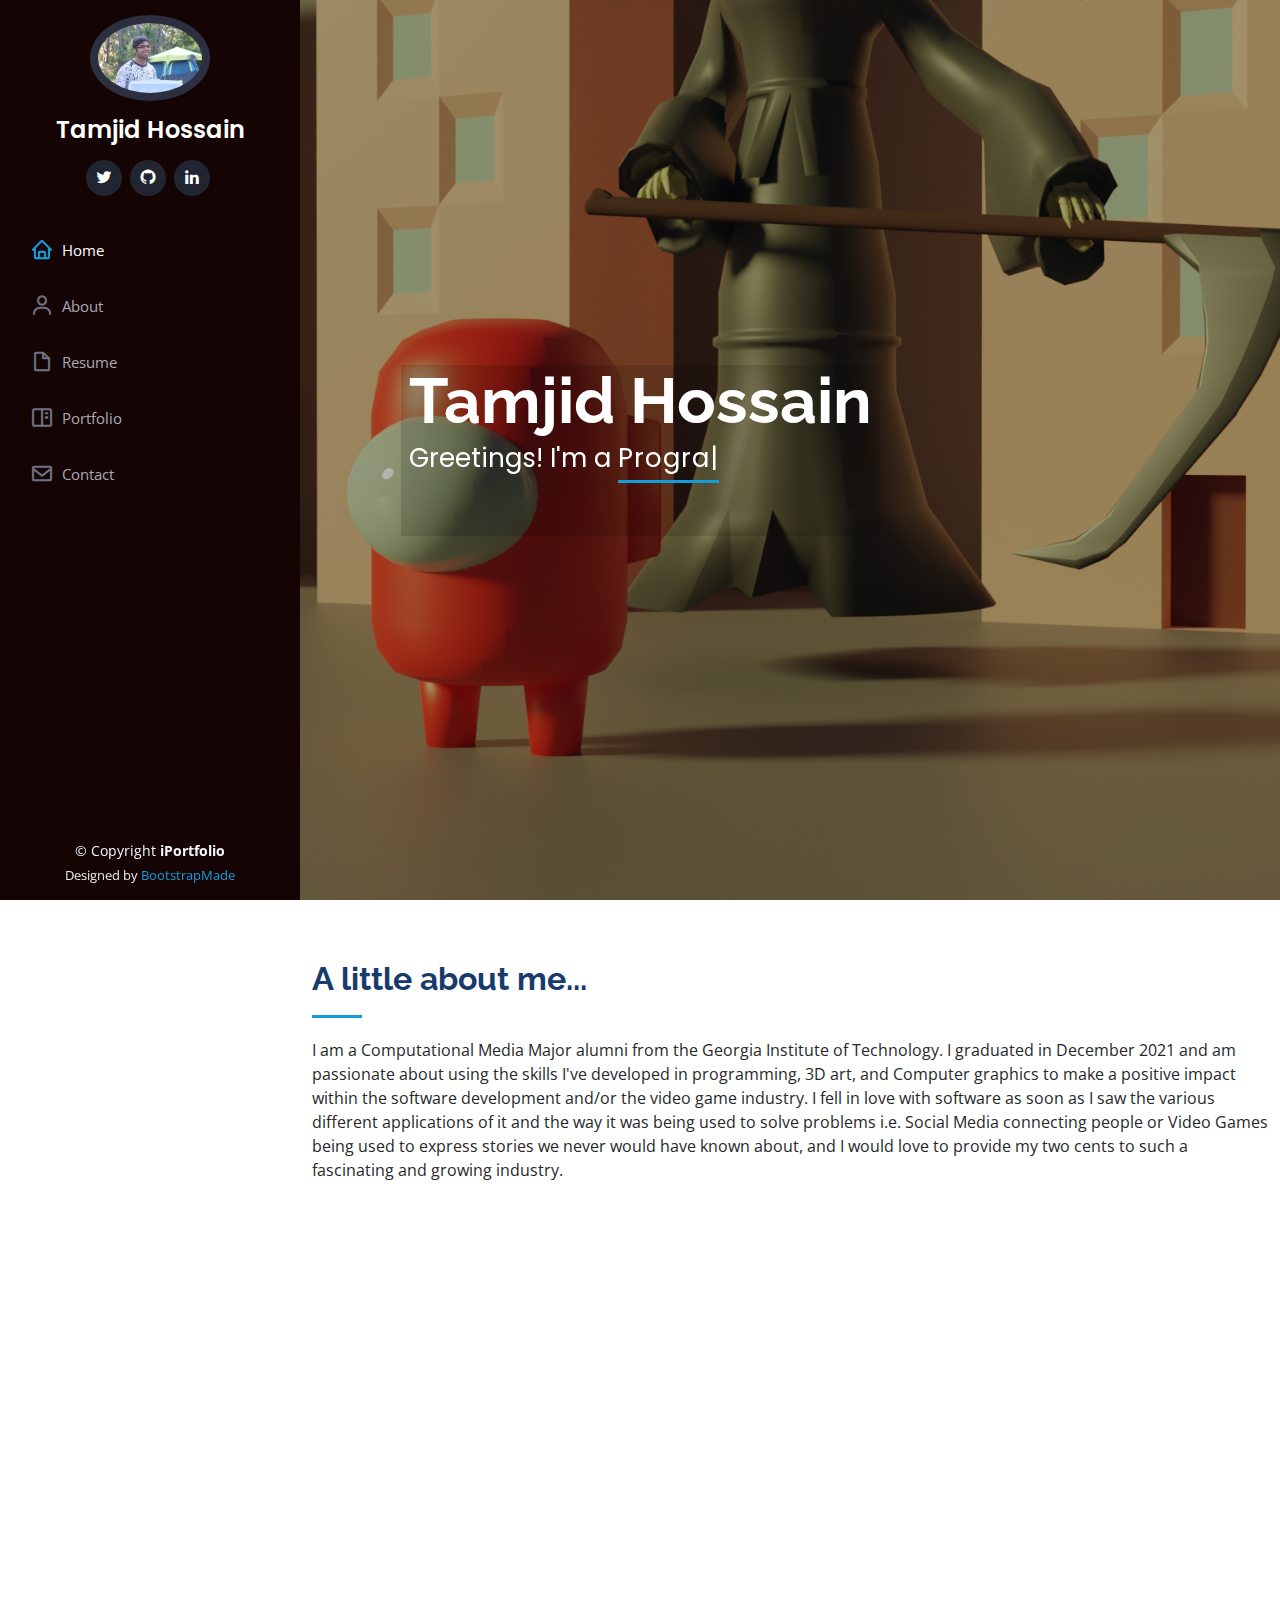
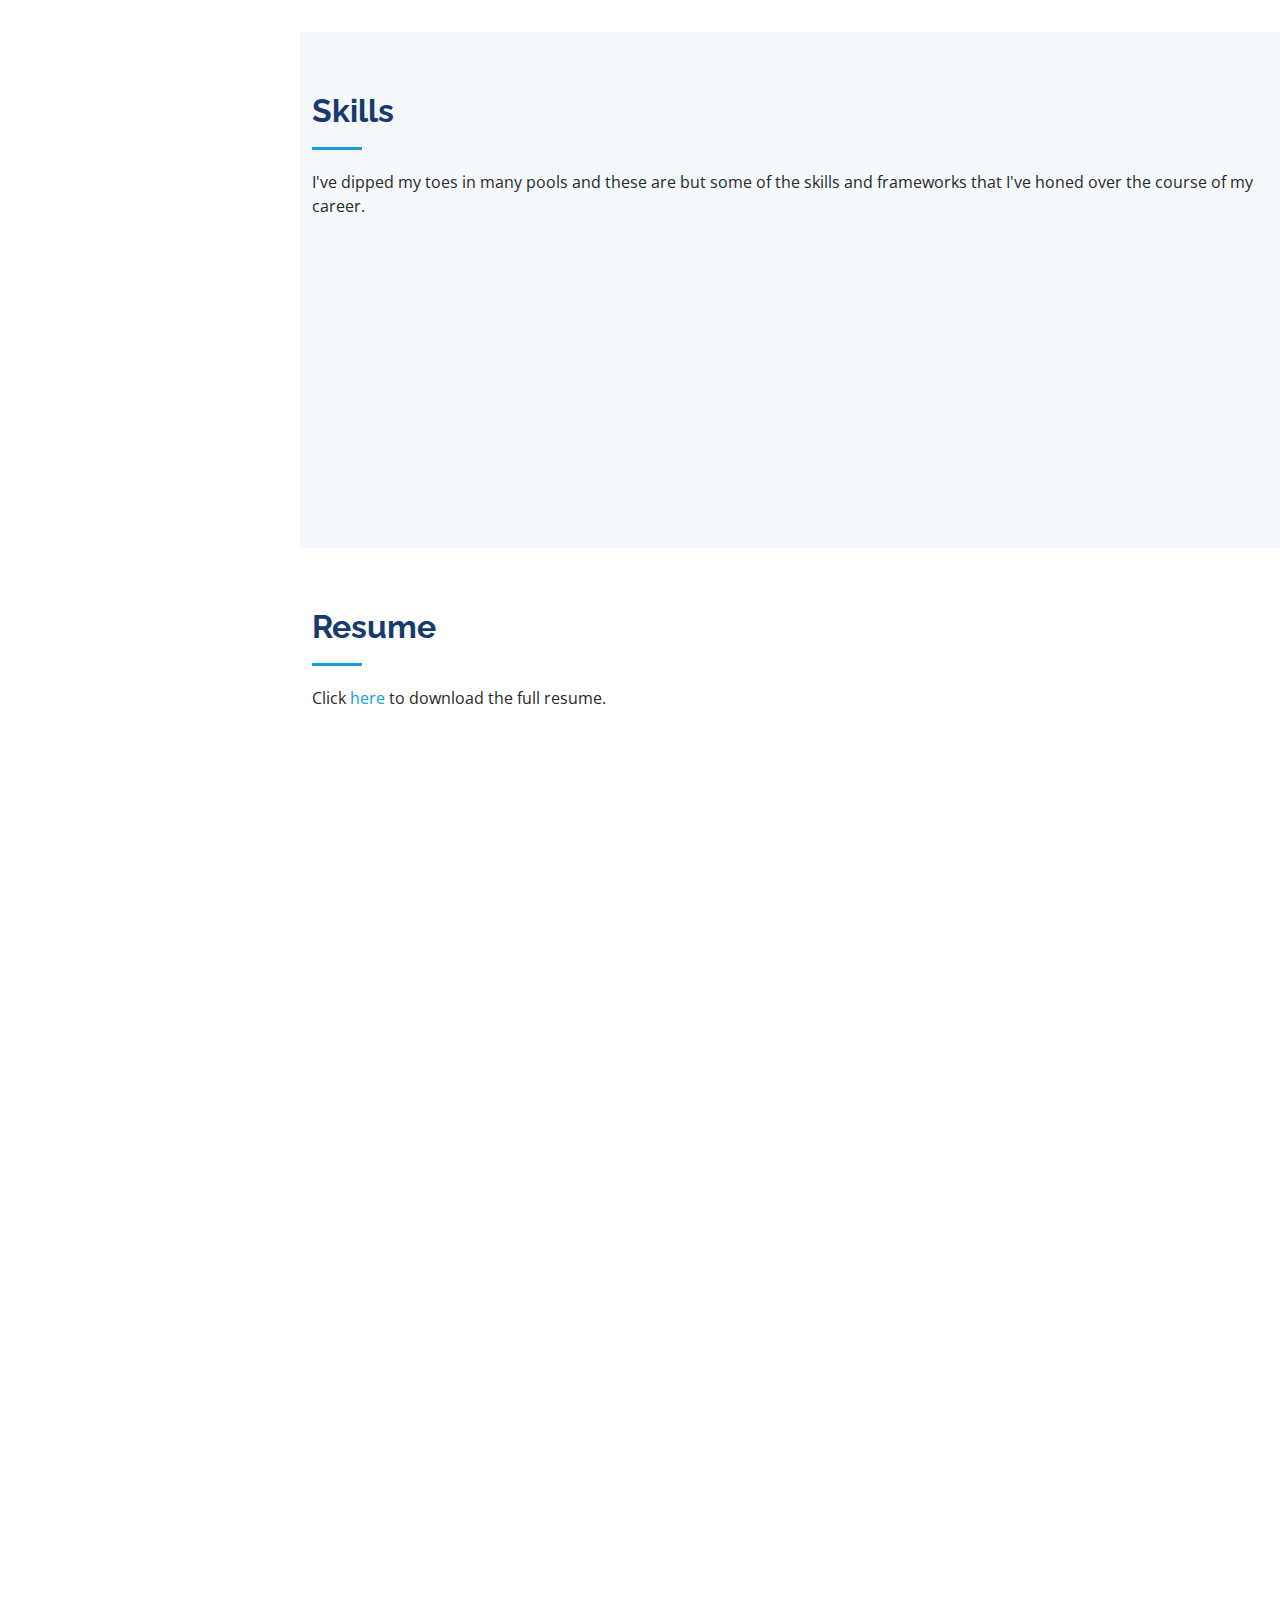
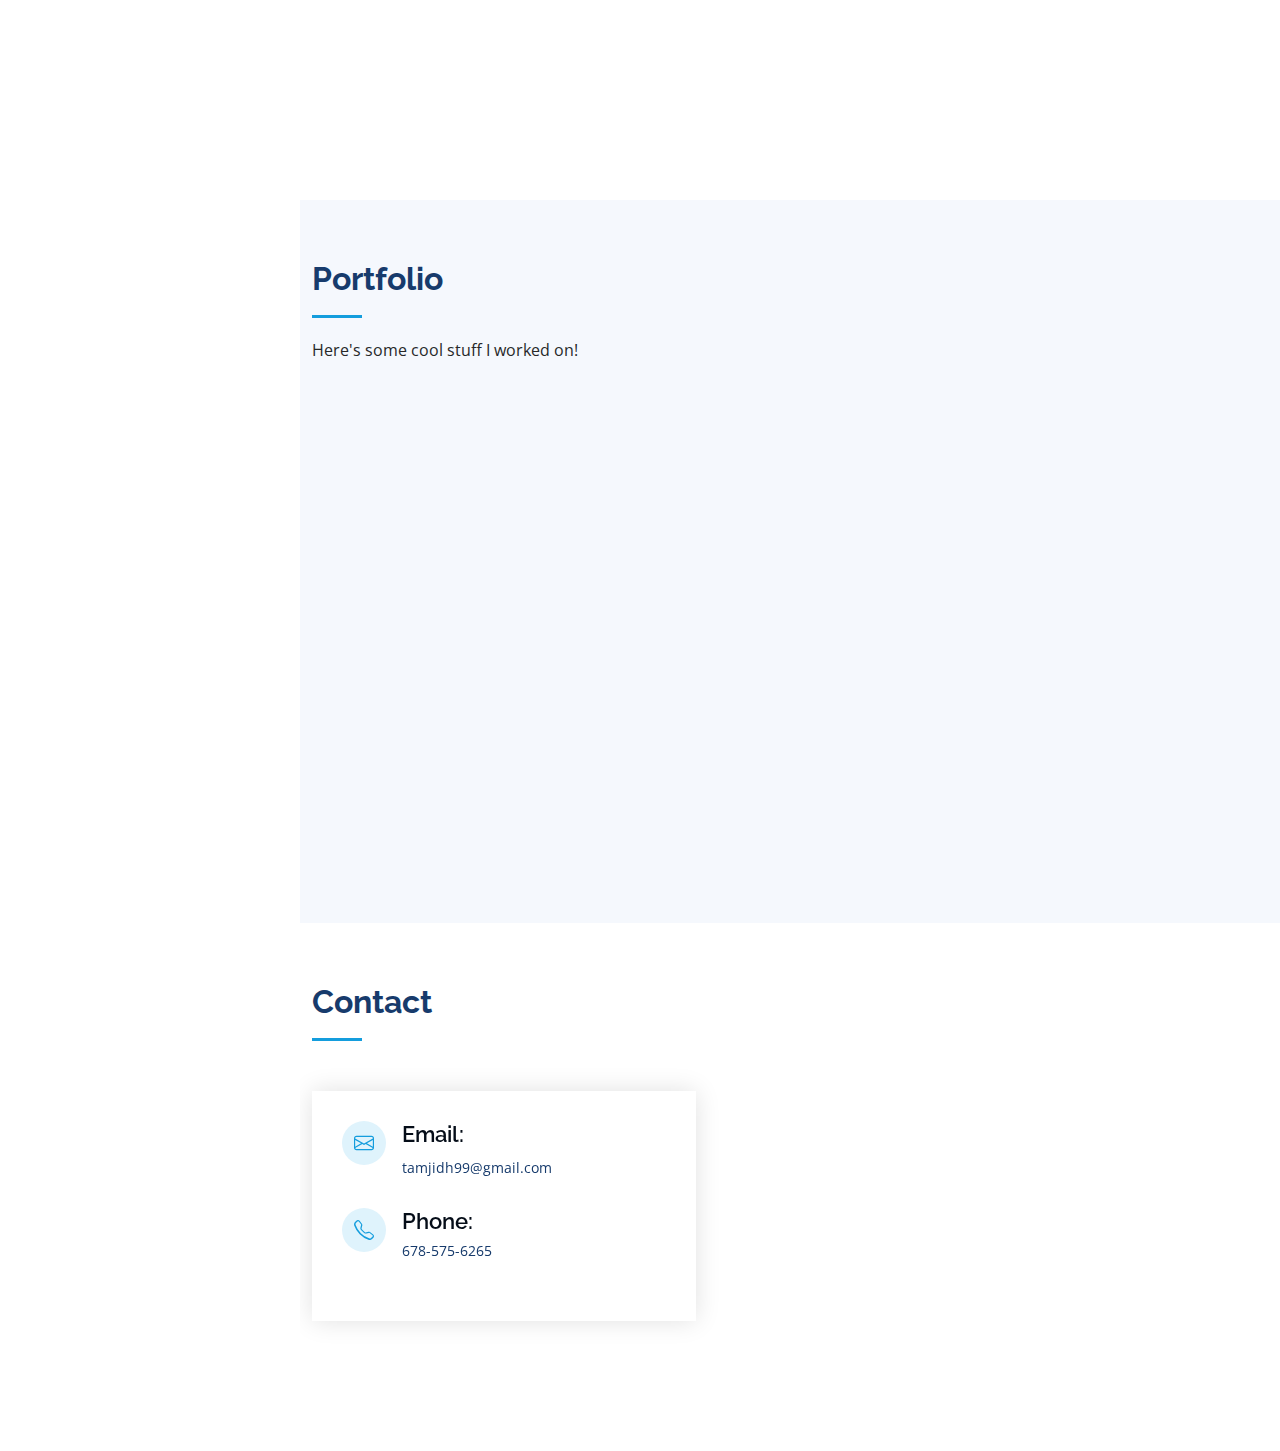
<file: index.html>
<!DOCTYPE html>
<html lang="en">

<head>
  <meta charset="utf-8">
  <meta content="width=device-width, initial-scale=1.0" name="viewport">

  <title>Tamjid Hossain | @TamjidZ</title>
  <meta content="" name="description">
  <meta content="" name="keywords">

  <!-- Favicons -->
  <link href="./assets/img/favicon.png" rel="icon">
  <link href="./assets/img/apple-touch-icon.png" rel="apple-touch-icon">

  <!-- Google Fonts -->
  <link href="https://fonts.googleapis.com/css?family=Open+Sans:300,300i,400,400i,600,600i,700,700i|Raleway:300,300i,400,400i,500,500i,600,600i,700,700i|Poppins:300,300i,400,400i,500,500i,600,600i,700,700i" rel="stylesheet">

  <!-- Vendor CSS Files -->
  <link href="./assets/vendor/aos/aos.css" rel="stylesheet">
  <link href="./assets/vendor/bootstrap/css/bootstrap.min.css" rel="stylesheet">
  <link href="./assets/vendor/bootstrap-icons/bootstrap-icons.css" rel="stylesheet">
  <link href="./assets/vendor/boxicons/css/boxicons.min.css" rel="stylesheet">
  <link href="./assets/vendor/glightbox/css/glightbox.min.css" rel="stylesheet">
  <link href="./assets/vendor/swiper/swiper-bundle.min.css" rel="stylesheet">

  <!-- Template Main CSS File -->
  <link href="./assets/css/style.css" rel="stylesheet">

  <!-- =======================================================
  * Template Name: iPortfolio - v3.7.0
  * Template URL: https://bootstrapmade.com/iportfolio-bootstrap-portfolio-websites-template/
  * Author: BootstrapMade.com
  * License: https://bootstrapmade.com/license/
  ======================================================== -->
</head>

<body>

  <!-- ======= Mobile nav toggle button ======= -->
  <i class="bi bi-list mobile-nav-toggle d-xl-none"></i>

  <!-- ======= Header ======= -->
  <header id="header">
    <div class="d-flex flex-column">

      <div class="profile">
        <img src="./assets/img/IMG_1909.JPG" alt="" class="img-fluid rounded-circle">
        <h1 class="text-light"><a href="index.html">Tamjid Hossain</a></h1>
        <div class="social-links mt-3 text-center">
					<a href="https://twitter.com/tamjidh99"
					class="twitter"><i class="bx bxl-twitter"></i></a>
					<a href="https://github.com/thossain30"
					class="github"><i class="bx bxl-github"></i></a>
          <a class="linkedin" href="https://www.linkedin.com/in/tamjid-hossain-550060192/" ><i class="bx bxl-linkedin"></i></a>
        </div>
      </div>

      <nav id="navbar" class="nav-menu navbar">
        <ul>
          <li><a href="#hero" class="nav-link scrollto active"><i class="bx bx-home"></i> <span>Home</span></a></li>
          <li><a href="#about" class="nav-link scrollto"><i class="bx bx-user"></i> <span>About</span></a></li>
          <li><a href="#resume" class="nav-link scrollto"><i class="bx bx-file-blank"></i> <span>Resume</span></a></li>
          <li><a href="#portfolio" class="nav-link scrollto"><i class="bx bx-book-content"></i> <span>Portfolio</span></a></li>
          <li><a href="#contact" class="nav-link scrollto"><i class="bx bx-envelope"></i> <span>Contact</span></a></li>
        </ul>
      </nav><!-- .nav-menu -->
    </div>
  </header><!-- End Header -->

  <!-- ======= Hero Section ======= -->
  <section id="hero" class="d-flex flex-column justify-content-center align-items-center">
    <div class="hero-container" data-aos="fade-in">
      <h1>Tamjid Hossain</h1>
      <p>Greetings! I'm a <span class="typed" data-typed-items="Programmer, 3D Artist, Problem-Solver"></span></p>
    </div>
  </section><!-- End Hero -->

  <main id="main">

    <!-- ======= About Section ======= -->
    <section id="about" class="about">
      <div class="container">

        <div class="section-title">
          <h2>A little about me...</h2>
          <p> I am a Computational Media Major alumni from the Georgia Institute of Technology. I graduated in December 2021 and am passionate about using the skills I've developed in programming, 3D art, and Computer graphics to make a positive impact within the software development and/or the video game industry. I fell in love with software as soon as I saw the various different applications of it and the way it was being used to solve problems i.e. Social Media connecting people or Video Games being used to express stories we never would have known about, and I would love to provide my two cents to such a fascinating and growing industry.</p>
        </div>

        <div class="row">
          <div class="col-lg-4" data-aos="fade-right">
                <img src="./assets/img/IMG_1909.JPG"  class="img-fluid" alt="">
          </div>
          <div class="col-lg-8 pt-4 pt-lg-0 content" data-aos="fade-left">
            <h3>I'm a Software Developer &amp; a Game Developer.</h3>
            <div class="row">
              <div class="col-lg-12">
                <ul>
                  <li><i class="bi bi-chevron-right"></i> <strong>School:</strong> <span>Georgia Institute of Technology</span></li>
                  <li><i class="bi bi-chevron-right"></i> <strong>City:</strong> <span>Atlanta, GA, USA</span></li>
                  <li><i class="bi bi-chevron-right"></i> <strong>Degree:</strong> <span>Bachelor's</span></li>
                  <li><i class="bi bi-chevron-right"></i> <strong>Email:</strong> <span>tamjidh99@gmail.com</span></li>
                  <li><i class="bi bi-chevron-right"></i> <strong>Availability:</strong> <span>Open to Work</span></li>
                </ul>
              </div>
            </div>
            <p>
                I have spent the last few years working on various projects and gaining valuable experience within Georgia Tech's Video Game Development (VGDev) Club when it comes to programming, modeling Among Us in 3D, and many other ventures within the game dev/tech industries. I have also had the privilege of leading my own project which has taught me many lessons regarding project management and collaborative software development using the Agile Methodology.
            </p>
          </div>
        </div>

      </div>
    </section><!-- End About Section -->

    <!-- ======= Skills Section ======= -->
    <section id="skills" class="skills section-bg">
      <div class="container">

        <div class="section-title">
          <h2>Skills</h2>
          <p>I've dipped my toes in many pools and these are but some of the skills and frameworks that I've honed over the course of my career.</p>
        </div>

        <div class="row skills-content">

          <div class="col-lg-6" data-aos="fade-up">

            <div class="progress">
              <span class="skill">Java<i class="val">Expert</i></span>
              <div class="progress-bar-wrap">
                <div class="progress-bar" role="progressbar" aria-valuenow="80" aria-valuemin="0" aria-valuemax="100"></div>
              </div>
            </div>

            <div class="progress">
              <span class="skill">HTML/CSS<i class="val">Proficient</i></span>
              <div class="progress-bar-wrap">
                <div class="progress-bar" role="progressbar" aria-valuenow="65" aria-valuemin="0" aria-valuemax="100"></div>
              </div>
            </div>

            <div class="progress">
              <span class="skill">JavaScript<i class="val">Competent</i></span>
              <div class="progress-bar-wrap">
                <div class="progress-bar" role="progressbar" aria-valuenow="45" aria-valuemin="0" aria-valuemax="100"></div>
              </div>
            </div>
              
            <div class="progress">
              <span class="skill">Github<i class="val">Proficient</i></span>
              <div class="progress-bar-wrap">
                <div class="progress-bar" role="progressbar" aria-valuenow="60" aria-valuemin="0" aria-valuemax="100"></div>
              </div>
            </div>
              
            <!-- <div class="progress">
              <span class="skill">Adobe Illustrator<i class="val">Basic</i></span>
              <div class="progress-bar-wrap">
                <div class="progress-bar" role="progressbar" aria-valuenow="20" aria-valuemin="0" aria-valuemax="100"></div>
              </div>
            </div> -->

          </div>

          <div class="col-lg-6" data-aos="fade-up" data-aos-delay="100">

            <div class="progress">
              <span class="skill">C/C#<i class="val">Proficient</i></span>
              <div class="progress-bar-wrap">
                <div class="progress-bar" role="progressbar" aria-valuenow="60" aria-valuemin="0" aria-valuemax="100"></div>
              </div>
            </div>

            <div class="progress">
              <span class="skill">Unity<i class="val">Proficient</i></span>
              <div class="progress-bar-wrap">
                <div class="progress-bar" role="progressbar" aria-valuenow="60" aria-valuemin="0" aria-valuemax="100"></div>
              </div>
            </div>

            <div class="progress">
              <span class="skill">Blender <i class="val">Expert</i></span>
              <div class="progress-bar-wrap">
                <div class="progress-bar" role="progressbar" aria-valuenow="80" aria-valuemin="0" aria-valuemax="100"></div>
              </div>
            </div>
            
            <div class="progress">
              <span class="skill">React <i class="val">Competent</i></span>
              <div class="progress-bar-wrap">
                <div class="progress-bar" role="progressbar" aria-valuenow="45" aria-valuemin="0" aria-valuemax="100"></div>
              </div>
            </div>
              
            <!-- <div class="progress">
              <span class="skill">Adobe Photoshop<i class="val">Basic</i></span>
              <div class="progress-bar-wrap">
                <div class="progress-bar" role="progressbar" aria-valuenow="20" aria-valuemin="0" aria-valuemax="100"></div>
              </div>
            </div> -->
          </div>

        </div>

      </div>
    </section><!-- End Skills Section -->

    <!-- ======= Resume Section ======= -->
    <section id="resume" class="resume">
      <div class="container">

        <div class="section-title">
          <h2>Resume</h2>
            <p>Click <a href="THossainResume10GD.pdf" target="_blank">here</a> to download the full resume.</p>
        </div>

        <div class="row">
          <div class="col-lg-6" data-aos="fade-up">
            <h3 class="resume-title">Summary</h3>
            <div class="resume-item pb-0">
              <h4>Tamjid Hossain</h4>
              <p><em>I am a Developer who is passionate about solving problems and leaving a positive impact on the world.</em></p>
              <ul>
                <li>(678) 575-6265</li>
                <li>tamjidh99@gmail.com</li>
              </ul>
            </div>

            <h3 class="resume-title">Education</h3>
            <div class="resume-item">
              <h4>Bachelor of Science in Computer Science</h4>
              <h5>Aug 2017 - Dec 2018</h5>
              <p><em>Georgia State University, Atlanta, GA</em></p>
              <p>I initially spent my first year at Georgia State University pursuing a Bachelor of Science in Chemistry. However, within this year, I quickly realized a love for Computer Science and its applications in digital media, whether it be in apps, games, film, or etc. I, then, spent my third semester here taking an introductory CS class which ultimately kickstarted my career in CS.</p>
            </div>
            <div class="resume-item">
              <h4>Bachelor of Science in Computational Media</h4>
              <h5>Jan 2019 - Dec 2021</h5>
              <p><em>Georgia Institute of Technology, Atlanta, GA</em></p>
              <p>I transferred and enrolled at Georgia Tech under its Computational Media Program where I had the opportunity to study more advanced concepts in CS such as Data Structures alongside the opportunity to explore and learn various concepts of media and design such as UI/UX Design . I also had the opportunity to use my skills to contribute to multiple games and pick up skills I wouldn't have picked up otherwise.</p>
            </div>
          </div>
          <div class="col-lg-6" data-aos="fade-up" data-aos-delay="100">
            <h3 class="resume-title">Recent Roles</h3>
            <div class="resume-item">
              <h4>Developer</h4>
              <h5>October 2022 - Present</h5>
              <p><em>Inventory Manager</em></p>
              <ul>
                <li> Developing a web application that enables users to add various Toyota cars to a database.</li>
                <li>  Used React.js to add in functionality such as adding a new car to the inventory and displaying it on the webpage.</li>
                <li> Implemented MongoDB & SQL as a database for the inventory
                </li>
                <li> Used Express.js and Node.js to connect the frontend of the app to the backend through middleware and routing</li>
              </ul>
            </div>
            <div class="resume-item">
              <h4>Project Lead</h4>
              <h5>August 2021 - January 2022</h5>
              <p><em>Death's Door</em></p>
              <ul>
                <li>Led a team of 9 individuals, organized meetings with them, and used Agile-Scrum methodologies to iteratively develop the game in 3 months with 3-4 week sprints.
                </li>
                <li> Authored slides for weekly presentations regarding game progress and scope control.
                </li>
                <li> Used Unity’s custom Animation Controller to add in animations and control when to activate certain animations.</li>
                <li>Created custom 3D models such as the player character and the Reaper.</li>
                <li> Created UI and implemented it using scripts i.e. setting different screens active and inactive based on button presses</li>
              </ul>
            </div>
          </div>
        </div>

      </div>
    </section><!-- End Resume Section -->

    <!-- ======= Portfolio Section ======= -->
    <section id="portfolio" class="portfolio section-bg">
      <div class="container">

        <div class="section-title">
          <h2>Portfolio</h2>
          <p>Here's some cool stuff I worked on!</p>
        </div>

        <div class="row" data-aos="fade-up">
          <div class="col-lg-12 d-flex justify-content-center">
            <ul id="portfolio-flters">
              <li data-filter="*" class="filter-active">All</li>
              <li data-filter=".filter-3D-art">3D-Art</li>
              <li data-filter=".filter-game">Game</li>
              <li data-filter=".filter-photoshop">WebDev</li>
            </ul>
          </div>
        </div>

        <div class="row portfolio-container" data-aos="fade-up" data-aos-delay="100">

          <div class="col-lg-4 col-md-6 portfolio-item filter-3D-art filter-game">
            <div class="portfolio-wrap">
              <img src="./assets/img/portfolio/DDTitle.png" class="img-fluid" alt="">
              <div class="portfolio-links">
                <a href="/assets/img/portfolio/DDTitle.png" data-gallery="portfolioGallery" class="portfolio-lightbox" title="Game 1"><i class="bx bx-plus"></i></a>
                <a href="./assets/Pages/Death's-Door-details.html" title="More Details"><i class="bx bx-link"></i></a>
              </div>
            </div>
          </div>
            
          <div class="col-lg-4 col-md-6 portfolio-item filter-game">
            <div class="portfolio-wrap">
              <img src="./assets/img/portfolio/OneMillionTitle2.png" class="img-fluid" alt="">
              <div class="portfolio-links">
                <a href="./assets/img/portfolio/OneMillionTitle2.png" data-gallery="portfolioGallery" class="portfolio-lightbox" title="Game 2"><i class="bx bx-plus"></i></a>
                <a href="./assets/Pages/onemillion-details.html" title="More Details"><i class="bx bx-link"></i></a>
              </div>
            </div>
          </div>
            
          <div class="col-lg-4 col-md-6 portfolio-item filter-game">
            <div class="portfolio-wrap">
              <img src="./assets/img/portfolio/overheattitle.png" class="img-fluid" alt="">
              <div class="portfolio-links">
                <a href="/assets/img/portfolio/overheattitle.png" data-gallery="portfolioGallery" class="portfolio-lightbox" title="Game 3"><i class="bx bx-plus"></i></a>
                <a href="./assets/Pages/overheat-details.html" title="More Details"><i class="bx bx-link"></i></a>
              </div>
            </div>
          </div>

          <div class="col-lg-4 col-md-6 portfolio-item filter-game filter-3D-art">
            <div class="portfolio-wrap">
              <img src="./assets/img/portfolio/misomadnesstitle.jpg" class="img-fluid" alt="">
              <div class="portfolio-links">
                <a href="/assets/img/portfolio/misomadnesstitle.jpg" data-gallery="portfolioGallery" class="portfolio-lightbox" title="Card 2"><i class="bx bx-plus"></i></a>
                <a href="./assets/Pages/misomadness-details.html" title="More Details"><i class="bx bx-link"></i></a>
              </div>
            </div>
          </div>

          <!-- <div class="col-lg-4 col-md-6 portfolio-item filter-photoshop">
            <div class="portfolio-wrap">
              <img src="./assets/img/portfolio/BuildaBear_Title.png" class="img-fluid" alt="">
              <div class="portfolio-links">
                <a href="/assets/img/portfolio/BuildaBear_Title.png" data-gallery="portfolioGallery" class="portfolio-lightbox" title="App 3"><i class="bx bx-plus"></i></a>
                <a href="./assets/Pages/BuildABear-details.html" title="More Details"><i class="bx bx-link"></i></a>
              </div>
            </div>
          </div> -->
          
        </div>
      </div>
    </section><!-- End Portfolio Section -->

    <!-- ======= Contact Section ======= -->
    <section id="contact" class="contact">
      <div class="container">

        <div class="section-title">
          <h2>Contact</h2>
        </div>
        <div class="row aos-init aos-animate" data-aos = "fade-in">
            <div class="col-lg-5 d-flex align-items-stretch">
                <div class="info">
                    <div class="email">
                        <i class="bi bi-envelope"></i>
                        <h4>Email:</h4>
                        <p>tamjidh99@gmail.com</p>
                    </div>
                    <div class="phone">
                        <i class = "bi bi-telephone"></i>
                        <h4>Phone:</h4>
                        <p>678-575-6265</p>
                    </div>
                </div>
            </div>  
        </div>
      </div>
    </section><!-- End Contact Section -->

  </main><!-- End #main -->

  <!-- ======= Footer ======= -->
  <footer id="footer">
    <div class="container">
      <div class="copyright">
        &copy; Copyright <strong><span>iPortfolio</span></strong>
      </div>
      <div class="credits">
        <!-- All the links in the footer should remain intact. -->
        <!-- You can delete the links only if you purchased the pro version. -->
        <!-- Licensing information: https://bootstrapmade.com/license/ -->
        <!-- Purchase the pro version with working PHP/AJAX contact form: https://bootstrapmade.com/iportfolio-bootstrap-portfolio-websites-template/ -->
        Designed by <a href="https://bootstrapmade.com/">BootstrapMade</a>
      </div>
    </div>
  </footer><!-- End  Footer -->

  <a href="#" class="back-to-top d-flex align-items-center justify-content-center"><i class="bi bi-arrow-up-short"></i></a>

  <!-- Vendor JS Files -->
  <script src="./assets/vendor/purecounter/purecounter.js"></script>
  <script src="./assets/vendor/aos/aos.js"></script>
  <script src="./assets/vendor/bootstrap/js/bootstrap.bundle.min.js"></script>
  <script src="./assets/vendor/glightbox/js/glightbox.min.js"></script>
  <script src="./assets/vendor/isotope-layout/isotope.pkgd.min.js"></script>
  <script src="./assets/vendor/swiper/swiper-bundle.min.js"></script>
  <script src="./assets/vendor/typed.js/typed.min.js"></script>
  <script src="./assets/vendor/waypoints/noframework.waypoints.js"></script>
  <script src="./assets/vendor/php-email-form/validate.js"></script>

  <!-- Template Main JS File -->
  <script src="./assets/js/main.js"></script>

</body>

</html>
</file>
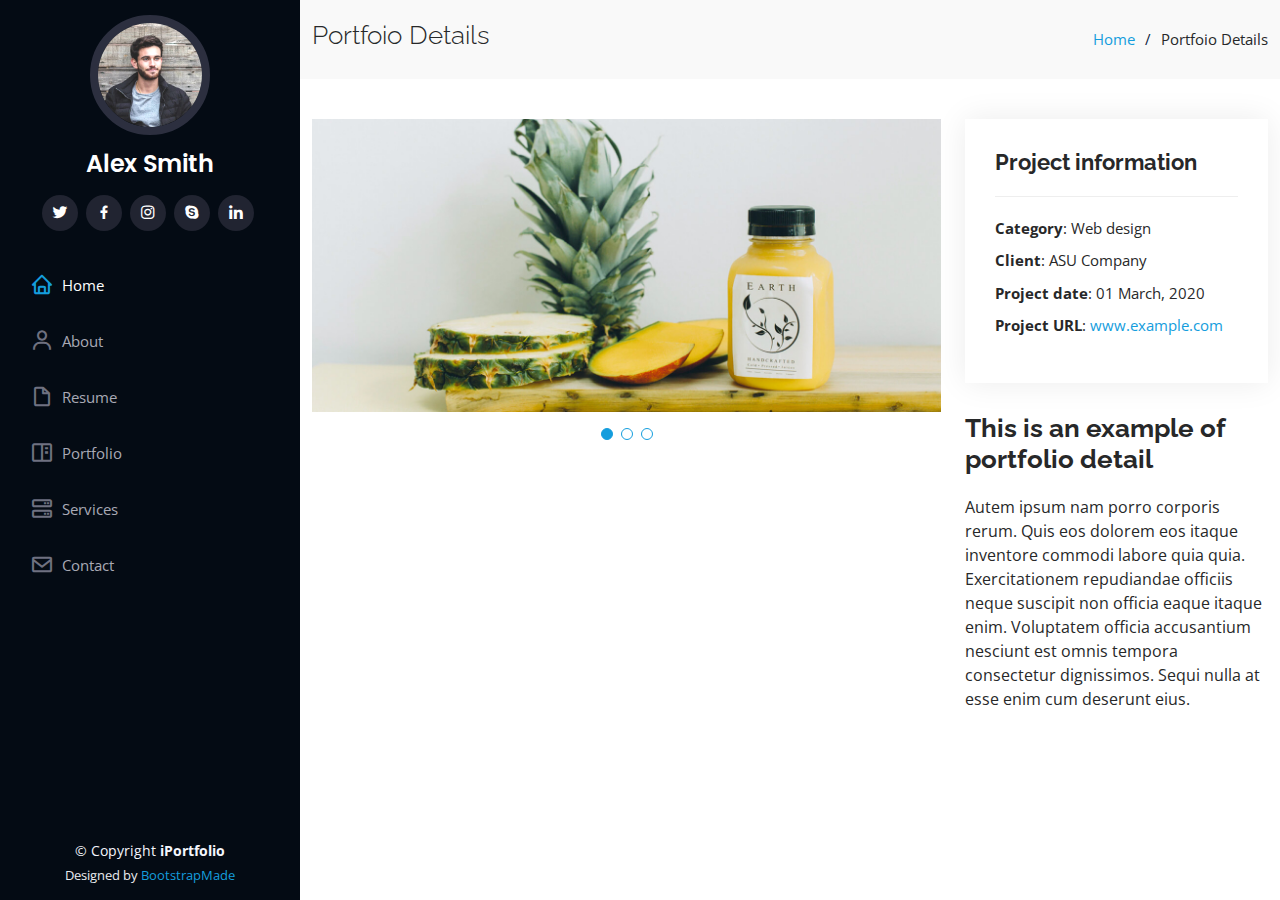
<file: iPortfolio/portfolio-details.html>
<!DOCTYPE html>
<html lang="en">

<head>
  <meta charset="utf-8">
  <meta content="width=device-width, initial-scale=1.0" name="viewport">

  <title>Portfolio Details - iPortfolio Bootstrap Template</title>
  <meta content="" name="description">
  <meta content="" name="keywords">

  <!-- Favicons -->
  <link href="assets/img/favicon.png" rel="icon">
  <link href="assets/img/apple-touch-icon.png" rel="apple-touch-icon">

  <!-- Google Fonts -->
  <link href="https://fonts.googleapis.com/css?family=Open+Sans:300,300i,400,400i,600,600i,700,700i|Raleway:300,300i,400,400i,500,500i,600,600i,700,700i|Poppins:300,300i,400,400i,500,500i,600,600i,700,700i" rel="stylesheet">

  <!-- Vendor CSS Files -->
  <link href="assets/vendor/aos/aos.css" rel="stylesheet">
  <link href="assets/vendor/bootstrap/css/bootstrap.min.css" rel="stylesheet">
  <link href="assets/vendor/bootstrap-icons/bootstrap-icons.css" rel="stylesheet">
  <link href="assets/vendor/boxicons/css/boxicons.min.css" rel="stylesheet">
  <link href="assets/vendor/glightbox/css/glightbox.min.css" rel="stylesheet">
  <link href="assets/vendor/swiper/swiper-bundle.min.css" rel="stylesheet">

  <!-- Template Main CSS File -->
  <link href="assets/css/style.css" rel="stylesheet">

  <!-- =======================================================
  * Template Name: iPortfolio - v3.7.0
  * Template URL: https://bootstrapmade.com/iportfolio-bootstrap-portfolio-websites-template/
  * Author: BootstrapMade.com
  * License: https://bootstrapmade.com/license/
  ======================================================== -->
</head>

<body>

  <!-- ======= Mobile nav toggle button ======= -->
  <i class="bi bi-list mobile-nav-toggle d-xl-none"></i>

  <!-- ======= Header ======= -->
  <header id="header">
    <div class="d-flex flex-column">

      <div class="profile">
        <img src="assets/img/profile-img.jpg" alt="" class="img-fluid rounded-circle">
        <h1 class="text-light"><a href="index.html">Alex Smith</a></h1>
        <div class="social-links mt-3 text-center">
          <a href="#" class="twitter"><i class="bx bxl-twitter"></i></a>
          <a href="#" class="facebook"><i class="bx bxl-facebook"></i></a>
          <a href="#" class="instagram"><i class="bx bxl-instagram"></i></a>
          <a href="#" class="google-plus"><i class="bx bxl-skype"></i></a>
          <a href="#" class="linkedin"><i class="bx bxl-linkedin"></i></a>
        </div>
      </div>

      <nav id="navbar" class="nav-menu navbar">
        <ul>
          <li><a href="#hero" class="nav-link scrollto active"><i class="bx bx-home"></i> <span>Home</span></a></li>
          <li><a href="#about" class="nav-link scrollto"><i class="bx bx-user"></i> <span>About</span></a></li>
          <li><a href="#resume" class="nav-link scrollto"><i class="bx bx-file-blank"></i> <span>Resume</span></a></li>
          <li><a href="#portfolio" class="nav-link scrollto"><i class="bx bx-book-content"></i> <span>Portfolio</span></a></li>
          <li><a href="#services" class="nav-link scrollto"><i class="bx bx-server"></i> <span>Services</span></a></li>
          <li><a href="#contact" class="nav-link scrollto"><i class="bx bx-envelope"></i> <span>Contact</span></a></li>
        </ul>
      </nav><!-- .nav-menu -->
    </div>
  </header><!-- End Header -->

  <main id="main">

    <!-- ======= Breadcrumbs ======= -->
    <section id="breadcrumbs" class="breadcrumbs">
      <div class="container">

        <div class="d-flex justify-content-between align-items-center">
          <h2>Portfoio Details</h2>
          <ol>
            <li><a href="index.html">Home</a></li>
            <li>Portfoio Details</li>
          </ol>
        </div>

      </div>
    </section><!-- End Breadcrumbs -->

    <!-- ======= Portfolio Details Section ======= -->
    <section id="portfolio-details" class="portfolio-details">
      <div class="container">

        <div class="row gy-4">

          <div class="col-lg-8">
            <div class="portfolio-details-slider swiper">
              <div class="swiper-wrapper align-items-center">

                <div class="swiper-slide">
                  <img src="assets/img/portfolio/portfolio-details-1.jpg" alt="">
                </div>

                <div class="swiper-slide">
                  <img src="assets/img/portfolio/portfolio-details-2.jpg" alt="">
                </div>

                <div class="swiper-slide">
                  <img src="assets/img/portfolio/portfolio-details-3.jpg" alt="">
                </div>

              </div>
              <div class="swiper-pagination"></div>
            </div>
          </div>

          <div class="col-lg-4">
            <div class="portfolio-info">
              <h3>Project information</h3>
              <ul>
                <li><strong>Category</strong>: Web design</li>
                <li><strong>Client</strong>: ASU Company</li>
                <li><strong>Project date</strong>: 01 March, 2020</li>
                <li><strong>Project URL</strong>: <a href="#">www.example.com</a></li>
              </ul>
            </div>
            <div class="portfolio-description">
              <h2>This is an example of portfolio detail</h2>
              <p>
                Autem ipsum nam porro corporis rerum. Quis eos dolorem eos itaque inventore commodi labore quia quia. Exercitationem repudiandae officiis neque suscipit non officia eaque itaque enim. Voluptatem officia accusantium nesciunt est omnis tempora consectetur dignissimos. Sequi nulla at esse enim cum deserunt eius.
              </p>
            </div>
          </div>

        </div>

      </div>
    </section><!-- End Portfolio Details Section -->

  </main><!-- End #main -->

  <!-- ======= Footer ======= -->
  <footer id="footer">
    <div class="container">
      <div class="copyright">
        &copy; Copyright <strong><span>iPortfolio</span></strong>
      </div>
      <div class="credits">
        <!-- All the links in the footer should remain intact. -->
        <!-- You can delete the links only if you purchased the pro version. -->
        <!-- Licensing information: https://bootstrapmade.com/license/ -->
        <!-- Purchase the pro version with working PHP/AJAX contact form: https://bootstrapmade.com/iportfolio-bootstrap-portfolio-websites-template/ -->
        Designed by <a href="https://bootstrapmade.com/">BootstrapMade</a>
      </div>
    </div>
  </footer><!-- End  Footer -->

  <a href="#" class="back-to-top d-flex align-items-center justify-content-center"><i class="bi bi-arrow-up-short"></i></a>

  <!-- Vendor JS Files -->
  <script src="assets/vendor/purecounter/purecounter.js"></script>
  <script src="assets/vendor/aos/aos.js"></script>
  <script src="assets/vendor/bootstrap/js/bootstrap.bundle.min.js"></script>
  <script src="assets/vendor/glightbox/js/glightbox.min.js"></script>
  <script src="assets/vendor/isotope-layout/isotope.pkgd.min.js"></script>
  <script src="assets/vendor/swiper/swiper-bundle.min.js"></script>
  <script src="assets/vendor/typed.js/typed.min.js"></script>
  <script src="assets/vendor/waypoints/noframework.waypoints.js"></script>
  <script src="assets/vendor/php-email-form/validate.js"></script>

  <!-- Template Main JS File -->
  <script src="assets/js/main.js"></script>

</body>

</html>
</file>
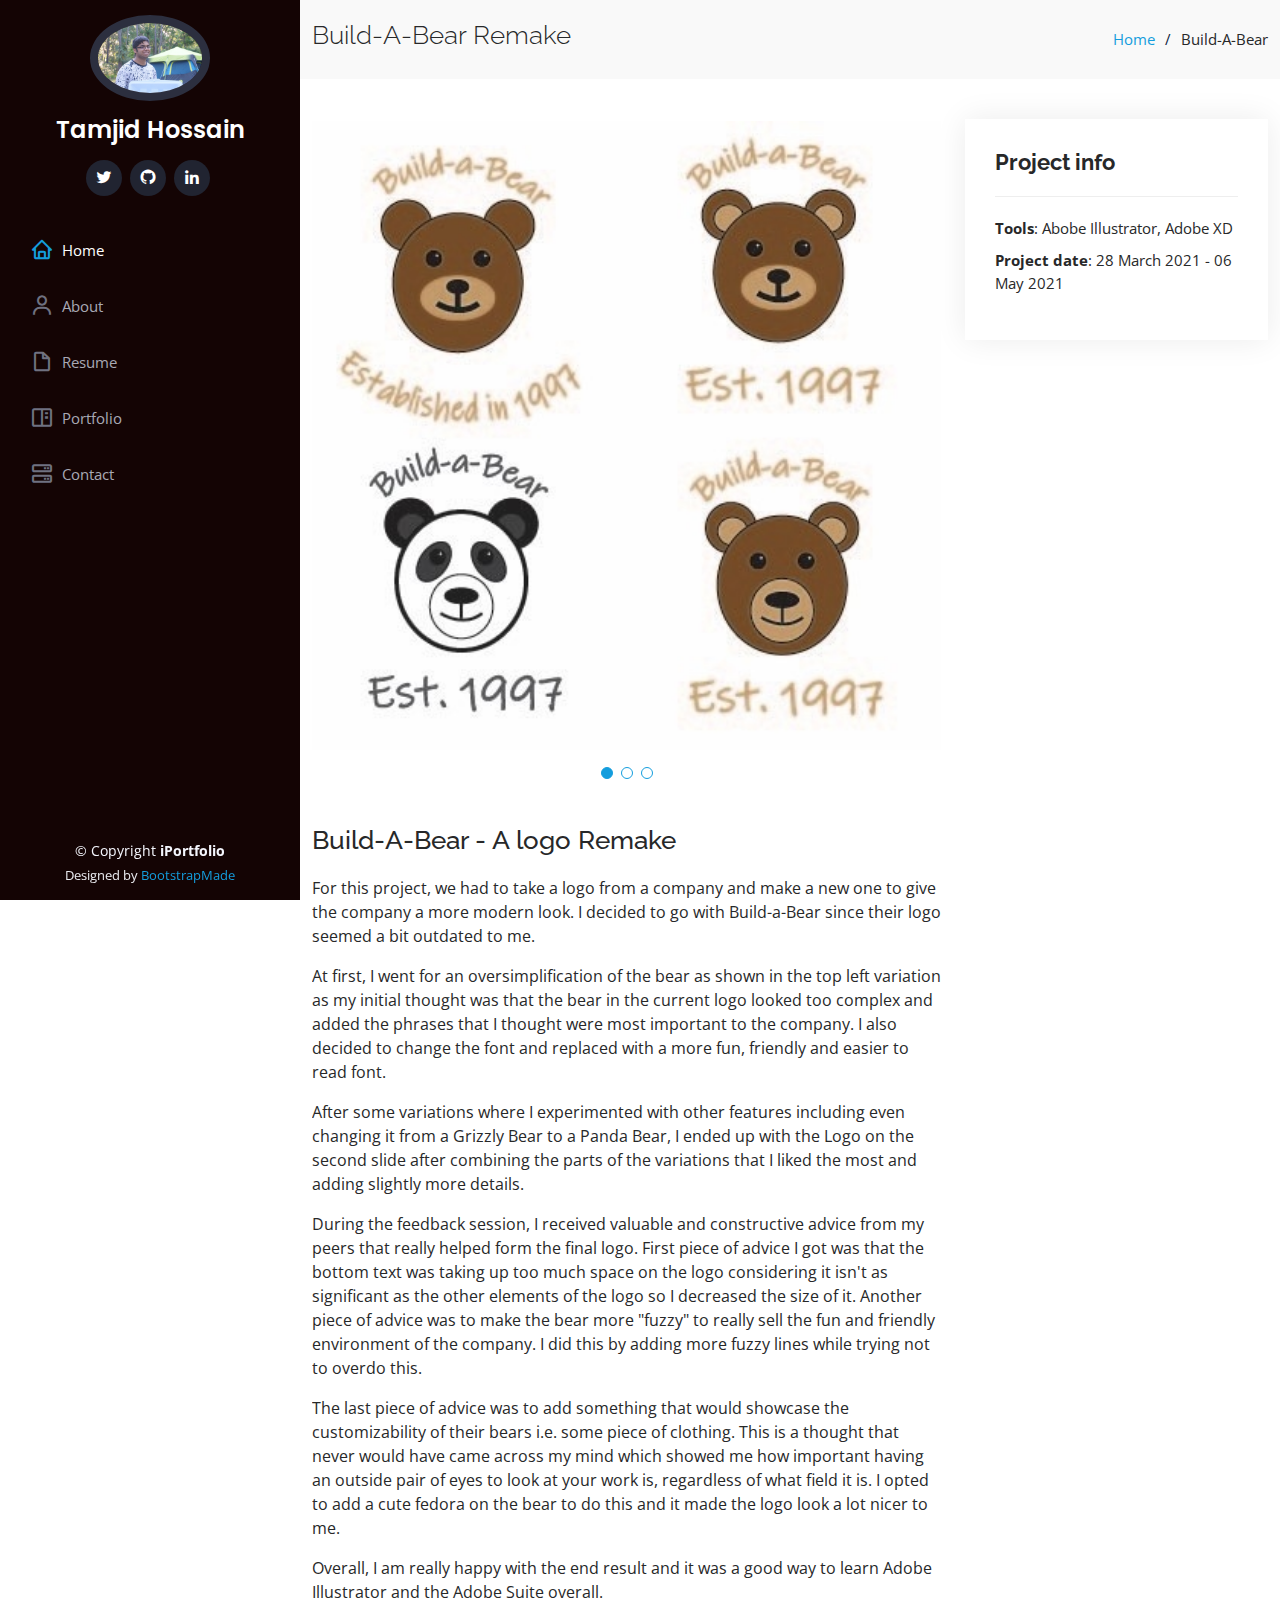
<file: assets/Pages/BuildABear-details.html>
<!DOCTYPE html>
<html lang="en">

<head>
  <meta charset="utf-8">
  <meta content="width=device-width, initial-scale=1.0" name="viewport">

  <title>Build-A-Bear Remake</title>
  <meta content="" name="description">
  <meta content="" name="keywords">

  <!-- Favicons -->
  <link href="../img/favicon.png" rel="icon">
  <link href="../img/apple-touch-icon.png" rel="apple-touch-icon">

  <!-- Google Fonts -->
  <link href="https://fonts.googleapis.com/css?family=Open+Sans:300,300i,400,400i,600,600i,700,700i|Raleway:300,300i,400,400i,500,500i,600,600i,700,700i|Poppins:300,300i,400,400i,500,500i,600,600i,700,700i" rel="stylesheet">
    
  <!-- Vendor CSS Files -->
  <link href="../vendor/aos/aos.css" rel="stylesheet">
  <link href="../vendor/bootstrap/css/bootstrap.min.css" rel="stylesheet">
  <link href="../vendor/bootstrap-icons/bootstrap-icons.css" rel="stylesheet">
  <link href="../vendor/boxicons/css/boxicons.min.css" rel="stylesheet">
  <link href="../vendor/glightbox/css/glightbox.min.css" rel="stylesheet">
  <link href="../vendor/swiper/swiper-bundle.min.css" rel="stylesheet">

  <!-- Template Main CSS File -->
  <link href="../css/style.css" rel="stylesheet">
  <!-- =======================================================
  * Template Name: iPortfolio - v3.7.0
  * Template URL: https://bootstrapmade.com/iportfolio-bootstrap-portfolio-websites-template/
  * Author: BootstrapMade.com
  * License: https://bootstrapmade.com/license/
  ======================================================== -->
</head>

<body>

  <!-- ======= Mobile nav toggle button ======= -->
  <i class="bi bi-list mobile-nav-toggle d-xl-none"></i>

  <!-- ======= Header ======= -->
  <header id="header">
    <div class="d-flex flex-column">

      <div class="profile">
        <img src="../img/IMG_1909.JPG" alt="" class="img-fluid rounded-circle">
        <h1 class="text-light"><a href="../../index.html">Tamjid Hossain</a></h1>
        <div class="social-links mt-3 text-center">
					<a href="https://twitter.com/tamjidh99"
					class="twitter"><i class="bx bxl-twitter"></i></a>
					<a href="https://github.com/thossain30"
					class="github"><i class="bx bxl-github"></i></a>
          <a class="linkedin" href="https://www.linkedin.com/in/tamjid-hossain-550060192/" ><i class="bx bxl-linkedin"></i></a>
        </div>
      </div>

      <nav id="navbar" class="nav-menu navbar">
        <ul>
          <li><a href="../../index.html" class="nav-link scrollto active"><i class="bx bx-home"></i> <span>Home</span></a></li>
          <li><a href="../../index.html#about" class="nav-link scrollto"><i class="bx bx-user"></i> <span>About</span></a></li>
          <li><a href="../../index.html#resume" class="nav-link scrollto"><i class="bx bx-file-blank"></i> <span>Resume</span></a></li>
          <li><a href="../../index.html#portfolio" class="nav-link scrollto"><i class="bx bx-book-content"></i> <span>Portfolio</span></a></li>
          <li><a href="../../index.html#contact" class="nav-link scrollto"><i class="bx bx-server"></i> <span>Contact</span></a></li>
        </ul>
      </nav><!-- .nav-menu -->
    </div>
  </header><!-- End Header -->

  <main id="main">

    <!-- ======= Breadcrumbs ======= -->
    <section id="breadcrumbs" class="breadcrumbs">
      <div class="container">

        <div class="d-flex justify-content-between align-items-center">
          <h2>Build-A-Bear Remake</h2>
          <ol>
            <li><a href="../../index.html">Home</a></li>
            <li>Build-A-Bear</li>
          </ol>
        </div>

      </div>
    </section><!-- End Breadcrumbs -->

    <!-- ======= Portfolio Details Section ======= -->
    <section id="portfolio-details" class="portfolio-details">
      <div class="container">

        <div class="row gy-4">

          <div class="col-lg-8">
            <div class="portfolio-details-slider swiper">
              <div class="swiper-wrapper align-items-center">
                <div class="swiper-slide">
                  <img src="../img/portfolio/Hossain_006_Variations2.jpg" alt="">
                </div>

								  <div class="swiper-slide">
                  <img src="../img/portfolio/Hossain_006_Final.jpg" alt="1st Draft of Logo">
                </div>
								
                <div class="swiper-slide">
                  <img src="../img/portfolio/BuildaBear_finalLogo.png" alt="">
                </div>

              </div>
              <div class="swiper-pagination"></div>
                <div class="portfolio-description">
              	<h2>Build-A-Bear - A logo Remake</h2>
              	<p>
									For this project, we had to take a logo from a company and make a new one to give the company a more modern look. I decided to go with Build-a-Bear since their logo seemed a bit outdated to me.
              	</p>
								<p>
									At first, I went for an oversimplification of the bear as shown in the top left variation as my initial thought was that the bear in the current logo looked too complex and added the phrases that I thought were most important to the company. I also decided to change the font and replaced with a more fun, friendly and easier to read font.
								</p>
								<p>
									After some variations where I experimented with other features including even changing it from a Grizzly Bear to a Panda Bear, I ended up with the Logo on the second slide after combining the parts of the variations that I liked the most and adding slightly more details.
								</p>
								<p>
									During the feedback session, I received valuable and constructive advice from my peers that really helped form the final logo. First piece of advice I got was that the bottom text was taking up too much space on the logo considering it isn't as significant as the other elements of the logo so I decreased the size of it. Another piece of advice was to make the bear more "fuzzy" to really sell the fun and friendly environment of the company. I did this by adding more fuzzy lines while trying not to overdo this.
								</p>
								<p>
									The last piece of advice was to add something that would showcase the customizability of their bears i.e. some piece of clothing. This is a thought that never would have came across my mind which showed me how important having an outside pair of eyes to look at your work is, regardless of what field it is. I opted to add a cute fedora on the bear to do this and it made the logo look a lot nicer to me. 
								</p>
								<p>
									Overall, I am really happy with the end result and it was a good way to learn Adobe Illustrator and the Adobe Suite overall.	
								</p>
            	</div>
            </div>
          </div>

          <div class="col-lg-4">
            <div class="portfolio-info">
              <h3>Project info</h3>
              <ul>
                <li><strong>Tools</strong>: Abobe Illustrator, Adobe XD</li>
                <li><strong>Project date</strong>: 28 March 2021 - 06 May 2021</li>
              </ul>
            </div>
          </div>

        </div>

      </div>
    </section><!-- End Portfolio Details Section -->

  </main><!-- End #main -->

  <!-- ======= Footer ======= -->
  <footer id="footer">
    <div class="container">
      <div class="copyright">
        &copy; Copyright <strong><span>iPortfolio</span></strong>
      </div>
      <div class="credits">
        <!-- All the links in the footer should remain intact. -->
        <!-- You can delete the links only if you purchased the pro version. -->
        <!-- Licensing information: https://bootstrapmade.com/license/ -->
        <!-- Purchase the pro version with working PHP/AJAX contact form: https://bootstrapmade.com/iportfolio-bootstrap-portfolio-websites-template/ -->
        Designed by <a href="https://bootstrapmade.com/">BootstrapMade</a>
      </div>
    </div>
  </footer><!-- End  Footer -->

  <a href="#" class="back-to-top d-flex align-items-center justify-content-center"><i class="bi bi-arrow-up-short"></i></a>

     <!-- Vendor JS Files -->
  <script src="../vendor/purecounter/purecounter.js"></script>
  <script src="../vendor/aos/aos.js"></script>
  <script src="../vendor/bootstrap/js/bootstrap.bundle.min.js"></script>
  <script src="../vendor/glightbox/js/glightbox.min.js"></script>
  <script src="../vendor/isotope-layout/isotope.pkgd.min.js"></script>
  <script src="../vendor/swiper/swiper-bundle.min.js"></script>
  <script src="../vendor/typed.js/typed.min.js"></script>
  <script src="../vendor/waypoints/noframework.waypoints.js"></script>
  <script src="../vendor/php-email-form/validate.js"></script>

  <!-- Template Main JS File -->
  <script src="../js/main.js"></script>

</body>

</html>
</file>
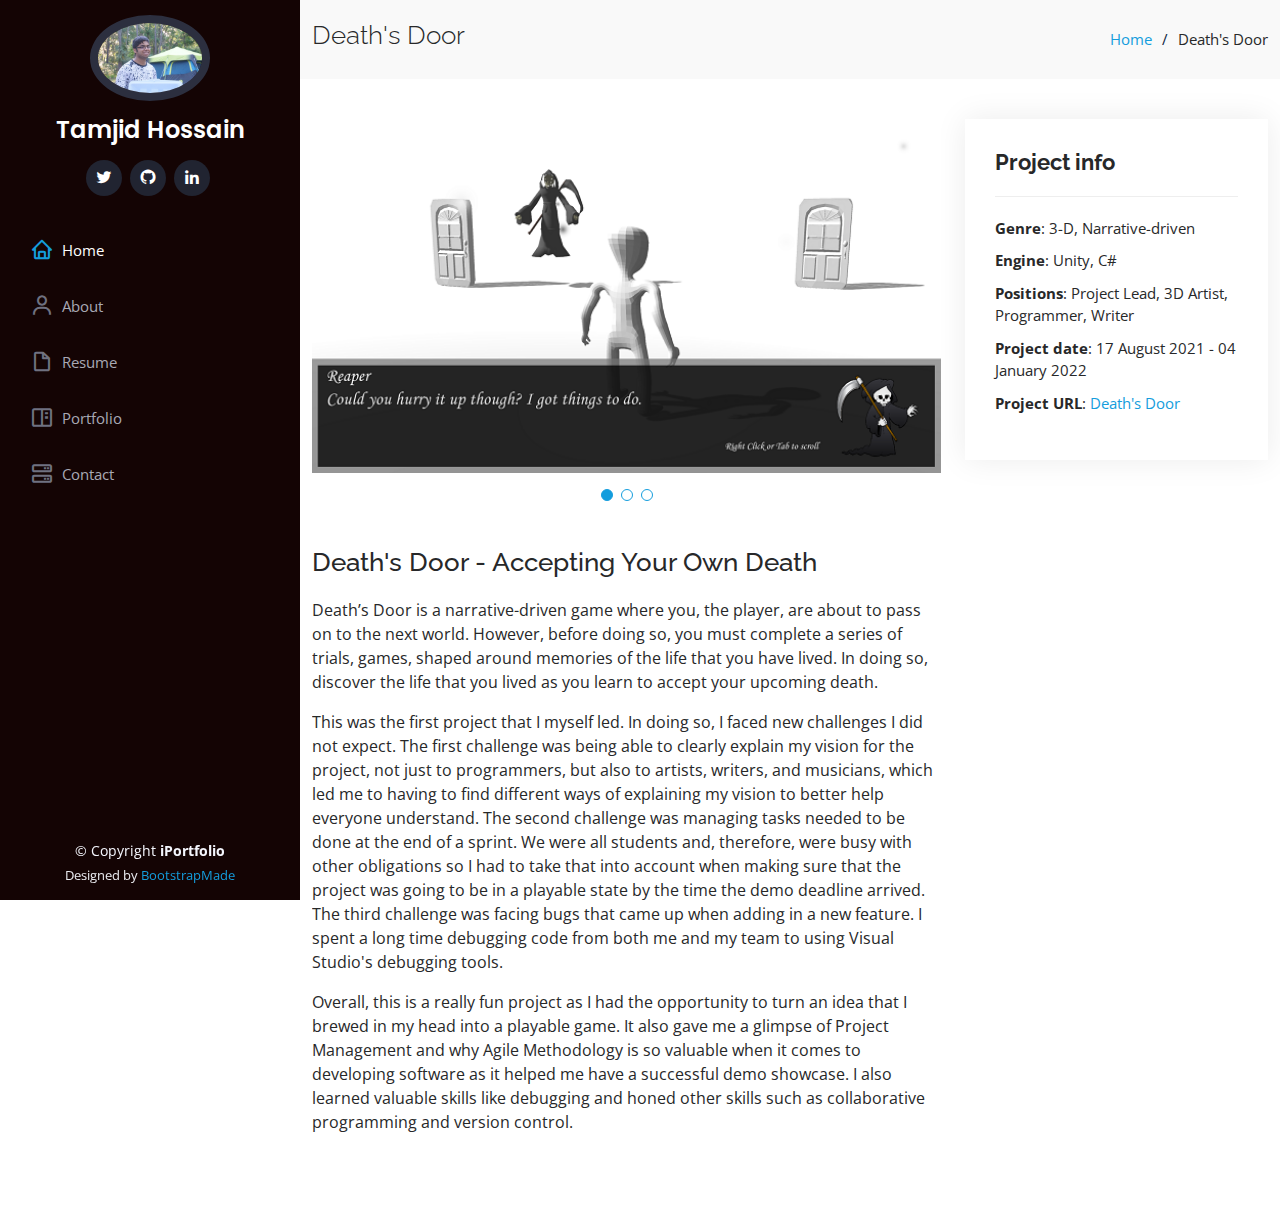
<file: assets/Pages/Death's-Door-details.html>
<!DOCTYPE html>
<html lang="en">

<head>
  <meta charset="utf-8">
  <meta content="width=device-width, initial-scale=1.0" name="viewport">

  <title>Death's Door</title>
  <meta content="" name="description">
  <meta content="" name="keywords">

  <!-- Favicons -->
  <link href="../img/favicon.png" rel="icon">
  <link href="../img/apple-touch-icon.png" rel="apple-touch-icon">

  <!-- Google Fonts -->
  <link href="https://fonts.googleapis.com/css?family=Open+Sans:300,300i,400,400i,600,600i,700,700i|Raleway:300,300i,400,400i,500,500i,600,600i,700,700i|Poppins:300,300i,400,400i,500,500i,600,600i,700,700i" rel="stylesheet">
    
  <!-- Vendor CSS Files -->
  <link href="../vendor/aos/aos.css" rel="stylesheet">
  <link href="../vendor/bootstrap/css/bootstrap.min.css" rel="stylesheet">
  <link href="../vendor/bootstrap-icons/bootstrap-icons.css" rel="stylesheet">
  <link href="../vendor/boxicons/css/boxicons.min.css" rel="stylesheet">
  <link href="../vendor/glightbox/css/glightbox.min.css" rel="stylesheet">
  <link href="../vendor/swiper/swiper-bundle.min.css" rel="stylesheet">

  <!-- Template Main CSS File -->
  <link href="../css/style.css" rel="stylesheet">

  <!-- =======================================================
  * Template Name: iPortfolio - v3.7.0
  * Template URL: https://bootstrapmade.com/iportfolio-bootstrap-portfolio-websites-template/
  * Author: BootstrapMade.com
  * License: https://bootstrapmade.com/license/
  ======================================================== -->
</head>

<body>

  <!-- ======= Mobile nav toggle button ======= -->
  <i class="bi bi-list mobile-nav-toggle d-xl-none"></i>

  <!-- ======= Header ======= -->
  <header id="header">
    <div class="d-flex flex-column">

      <div class="profile">
        <img src="../img/IMG_1909.JPG" alt="" class="img-fluid rounded-circle">
        <h1 class="text-light"><a href="/index.html">Tamjid Hossain</a></h1>
        <div class="social-links mt-3 text-center">
					<a href="https://twitter.com/tamjidh99"
					class="twitter"><i class="bx bxl-twitter"></i></a>
					<a href="https://github.com/thossain30"
					class="github"><i class="bx bxl-github"></i></a>
          <a class="linkedin" href="https://www.linkedin.com/in/tamjid-hossain-550060192/" ><i class="bx bxl-linkedin"></i></a>
        </div>
      </div>

      <nav id="navbar" class="nav-menu navbar">
        <ul>
          <li><a href="../../index.html" class="nav-link scrollto active"><i class="bx bx-home"></i> <span>Home</span></a></li>
          <li><a href="../../index.html#about" class="nav-link scrollto"><i class="bx bx-user"></i> <span>About</span></a></li>
          <li><a href="../../index.html#resume" class="nav-link scrollto"><i class="bx bx-file-blank"></i> <span>Resume</span></a></li>
          <li><a href="../../index.html#portfolio" class="nav-link scrollto"><i class="bx bx-book-content"></i> <span>Portfolio</span></a></li>
          <li><a href="../../index.html#contact" class="nav-link scrollto"><i class="bx bx-server"></i> <span>Contact</span></a></li>
        </ul>
      </nav><!-- .nav-menu -->
    </div>
  </header><!-- End Header -->

  <main id="main">

    <!-- ======= Breadcrumbs ======= -->
    <section id="breadcrumbs" class="breadcrumbs">
      <div class="container">

        <div class="d-flex justify-content-between align-items-center">
          <h2>Death's Door</h2>
          <ol>
            <li><a href="/index.html">Home</a></li>
            <li>Death's Door</li>
          </ol>
        </div>

      </div>
    </section><!-- End Breadcrumbs -->

    <!-- ======= Portfolio Details Section ======= -->
    <section id="portfolio-details" class="portfolio-details">
      <div class="container">

        <div class="row gy-4">

          <div class="col-lg-8">
            <div class="portfolio-details-slider swiper">
              <div class="swiper-wrapper align-items-center">

                <div class="swiper-slide">
                  <img src="../img/portfolio/DDLobby.png" alt="">
                </div>

                <div class="swiper-slide">
                  <img src="../img/portfolio/DD2.png" alt="">
                </div>

                <div class="swiper-slide">
                  <img src="../img/portfolio/DD3.png" alt="">
                </div>

              </div>
              <div class="swiper-pagination"></div>
                <div class="portfolio-description">
              <h2>Death's Door - Accepting Your Own Death</h2>
              <p>
                  Death’s Door is a narrative-driven game where you, the player, are about to pass on to the next world. However, before doing so, you must complete a series of trials, games, shaped around memories of the life that you have lived. In doing so, discover the life that you lived as you learn to accept your upcoming death.
              </p>
              <p>
                  This was the first project that I myself led. In doing so, I faced  new challenges I did not expect. The first challenge was being able to clearly explain my vision for the project, not just to programmers, but also to artists, writers, and musicians, which led me to having to find different ways of explaining my vision to better help everyone understand. The second challenge was managing tasks needed to be done at the end of a sprint. We were all students and, therefore, were busy with other obligations so I had to take that into account when making sure that the project was going to be in a playable state by the time the demo deadline arrived.  The third challenge was facing bugs that came up when adding in a new feature. I spent a long time debugging code from both me and my team to using Visual Studio's debugging tools.   
              </p>
              <p> 
                  Overall, this is a really fun project as I had the opportunity to turn an idea that I brewed in my head into a playable game. It also gave me a glimpse of Project Management and why Agile Methodology is so valuable when it comes to developing software as it helped me have a successful demo showcase. I also learned valuable skills like debugging and honed other skills such as collaborative programming and version control. 
              </p>
            </div>
            </div>
          </div>

          <div class="col-lg-4">
            <div class="portfolio-info">
              <h3>Project info</h3>
              <ul>
                <li><strong>Genre</strong>: 3-D, Narrative-driven</li>
                <li><strong>Engine</strong>: Unity, C#</li>
                <li><strong>Positions</strong>: Project Lead, 3D Artist, Programmer, Writer</li>
                <li><strong>Project date</strong>: 17 August 2021 - 04 January 2022</li>
                <li><strong>Project URL</strong>: <a href="https://tamjidz.itch.io/deaths-door" target="_blank">Death's Door </a></li>
              </ul>
            </div>
          </div>

        </div>

      </div>
    </section><!-- End Portfolio Details Section -->

  </main><!-- End #main -->

  <!-- ======= Footer ======= -->
  <footer id="footer">
    <div class="container">
      <div class="copyright">
        &copy; Copyright <strong><span>iPortfolio</span></strong>
      </div>
      <div class="credits">
        <!-- All the links in the footer should remain intact. -->
        <!-- You can delete the links only if you purchased the pro version. -->
        <!-- Licensing information: https://bootstrapmade.com/license/ -->
        <!-- Purchase the pro version with working PHP/AJAX contact form: https://bootstrapmade.com/iportfolio-bootstrap-portfolio-websites-template/ -->
        Designed by <a href="https://bootstrapmade.com/">BootstrapMade</a>
      </div>
    </div>
  </footer><!-- End  Footer -->

  <a href="#" class="back-to-top d-flex align-items-center justify-content-center"><i class="bi bi-arrow-up-short"></i></a>

    <!-- Vendor JS Files -->
  <script src="../vendor/purecounter/purecounter.js"></script>
  <script src="../vendor/aos/aos.js"></script>
  <script src="../vendor/bootstrap/js/bootstrap.bundle.min.js"></script>
  <script src="../vendor/glightbox/js/glightbox.min.js"></script>
  <script src="../vendor/isotope-layout/isotope.pkgd.min.js"></script>
  <script src="../vendor/swiper/swiper-bundle.min.js"></script>
  <script src="../vendor/typed.js/typed.min.js"></script>
  <script src="../vendor/waypoints/noframework.waypoints.js"></script>
  <script src="../vendor/php-email-form/validate.js"></script>

  <!-- Template Main JS File -->
  <script src="../js/main.js"></script>

</body>

</html>
</file>
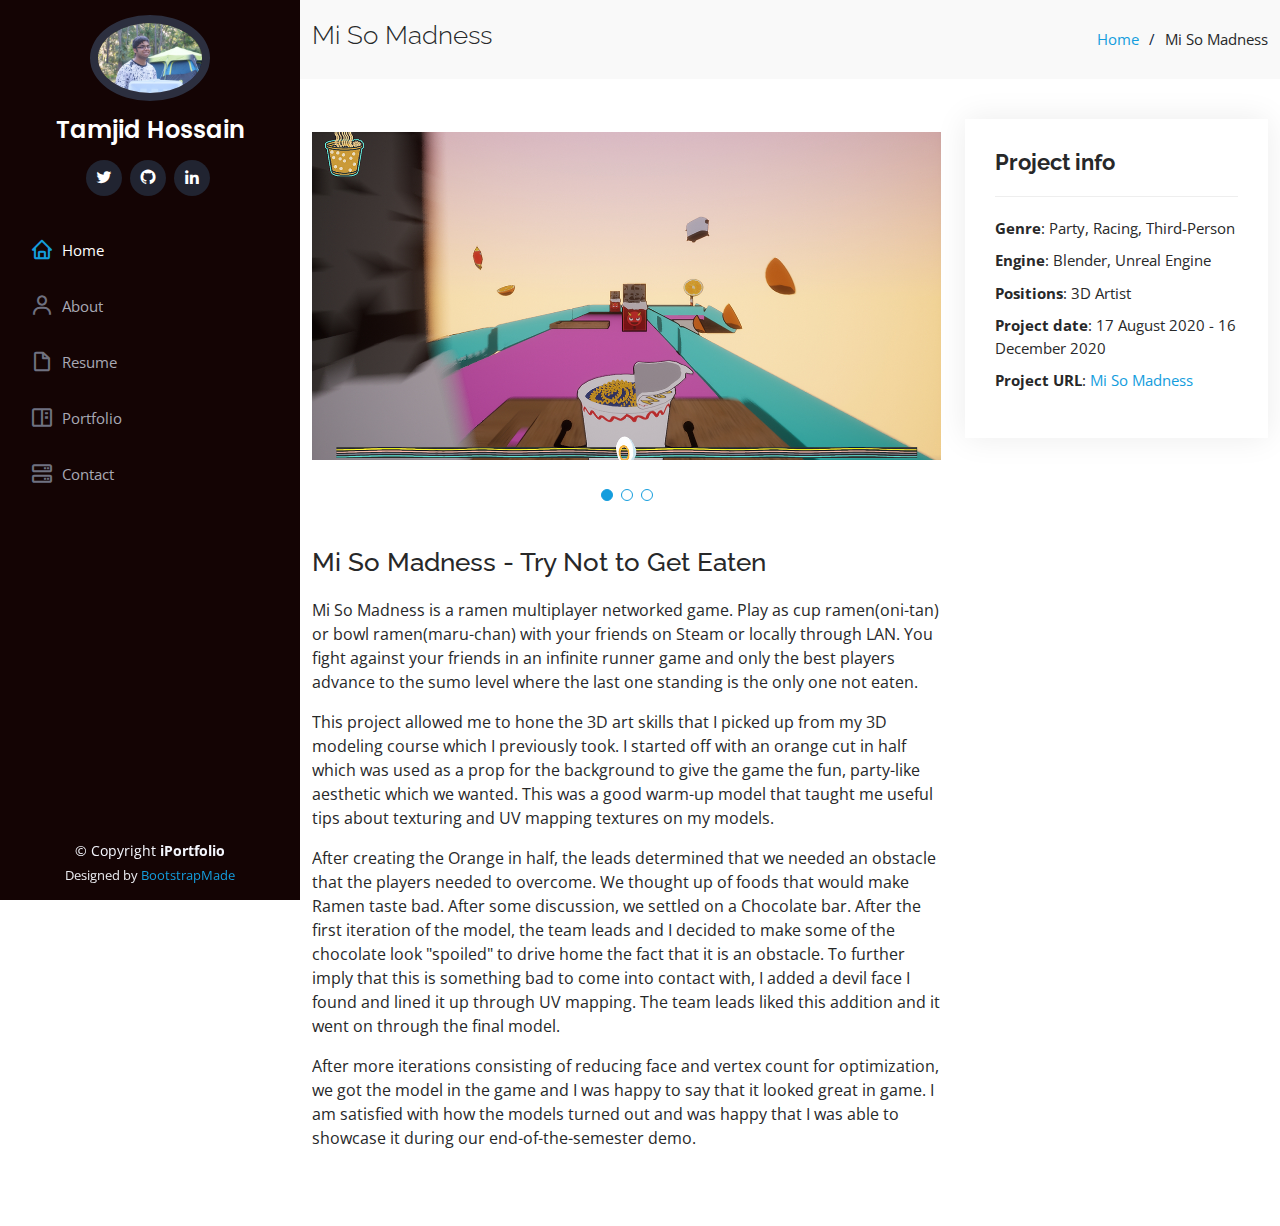
<file: assets/Pages/misomadness-details.html>
<!DOCTYPE html>
<html lang="en">

<head>
  <meta charset="utf-8">
  <meta content="width=device-width, initial-scale=1.0" name="viewport">

  <title>Mi So Madness</title>
  <meta content="" name="description">
  <meta content="" name="keywords">

  <!-- Favicons -->
  <link href="../img/favicon.png" rel="icon">
  <link href="../img/apple-touch-icon.png" rel="apple-touch-icon">

  <!-- Google Fonts -->
  <link href="https://fonts.googleapis.com/css?family=Open+Sans:300,300i,400,400i,600,600i,700,700i|Raleway:300,300i,400,400i,500,500i,600,600i,700,700i|Poppins:300,300i,400,400i,500,500i,600,600i,700,700i" rel="stylesheet">
    
  <!-- Vendor CSS Files -->
  <link href="../vendor/aos/aos.css" rel="stylesheet">
  <link href="../vendor/bootstrap/css/bootstrap.min.css" rel="stylesheet">
  <link href="../vendor/bootstrap-icons/bootstrap-icons.css" rel="stylesheet">
  <link href="../vendor/boxicons/css/boxicons.min.css" rel="stylesheet">
  <link href="../vendor/glightbox/css/glightbox.min.css" rel="stylesheet">
  <link href="../vendor/swiper/swiper-bundle.min.css" rel="stylesheet">

  <!-- Template Main CSS File -->
  <link href="../css/style.css" rel="stylesheet">

  <!-- =======================================================
  * Template Name: iPortfolio - v3.7.0
  * Template URL: https://bootstrapmade.com/iportfolio-bootstrap-portfolio-websites-template/
  * Author: BootstrapMade.com
  * License: https://bootstrapmade.com/license/
  ======================================================== -->
</head>

<body>

  <!-- ======= Mobile nav toggle button ======= -->
  <i class="bi bi-list mobile-nav-toggle d-xl-none"></i>

  <!-- ======= Header ======= -->
  <header id="header">
    <div class="d-flex flex-column">

      <div class="profile">
        <img src="../img/IMG_1909.JPG" alt="" class="img-fluid rounded-circle">
        <h1 class="text-light"><a href="../../index.html">Tamjid Hossain</a></h1>
        <div class="social-links mt-3 text-center">
					<a href="https://twitter.com/tamjidh99"
					class="twitter"><i class="bx bxl-twitter"></i></a>
					<a href="https://github.com/thossain30"
					class="github"><i class="bx bxl-github"></i></a>
          <a class="linkedin" href="https://www.linkedin.com/in/tamjid-hossain-550060192/" ><i class="bx bxl-linkedin"></i></a>
        </div>
      </div>

      <nav id="navbar" class="nav-menu navbar">
        <ul>
          <li><a href="../../index.html" class="nav-link scrollto active"><i class="bx bx-home"></i> <span>Home</span></a></li>
          <li><a href="../../index.html#about" class="nav-link scrollto"><i class="bx bx-user"></i> <span>About</span></a></li>
          <li><a href="../../index.html#resume" class="nav-link scrollto"><i class="bx bx-file-blank"></i> <span>Resume</span></a></li>
          <li><a href="../../index.html#portfolio" class="nav-link scrollto"><i class="bx bx-book-content"></i> <span>Portfolio</span></a></li>
          <li><a href="../../index.html#contact" class="nav-link scrollto"><i class="bx bx-server"></i> <span>Contact</span></a></li>
        </ul>
      </nav><!-- .nav-menu -->
    </div>
  </header><!-- End Header -->

  <main id="main">

    <!-- ======= Breadcrumbs ======= -->
    <section id="breadcrumbs" class="breadcrumbs">
      <div class="container">

        <div class="d-flex justify-content-between align-items-center">
          <h2>Mi So Madness</h2>
          <ol>
            <li><a href="index.html">Home</a></li>
            <li>Mi So Madness</li>
          </ol>
        </div>

      </div>
    </section><!-- End Breadcrumbs -->

    <!-- ======= Portfolio Details Section ======= -->
    <section id="portfolio-details" class="portfolio-details">
      <div class="container">

        <div class="row gy-4">

          <div class="col-lg-8">
            <div class="portfolio-details-slider swiper">
              <div class="swiper-wrapper align-items-center">

                <div class="swiper-slide">
                  <img src="../img/portfolio/misomadness1.jpg" alt="">
                </div>

                <div class="swiper-slide">
                  <img src="../img/portfolio/finalchocobarrender.png" alt="">
                </div>
                  
                <div class="swiper-slide">
                  <img src="../img/portfolio/FinalOrangeRender4.png" alt="">
                </div>

              </div>
              <div class="swiper-pagination"></div>
              <div class="portfolio-description">
              <h2>Mi So Madness - Try Not to Get Eaten</h2>
              <p>
								Mi So Madness is a ramen multiplayer networked game. Play as cup ramen(oni-tan) or bowl ramen(maru-chan) with your friends on Steam or locally through LAN. You fight against your friends in an infinite runner game and only the best players advance to the sumo level where the last one standing is the only one not eaten.
              </p>
							<p>
								This project allowed me to hone the 3D art skills that I picked up from my 3D modeling course which I previously took. I started off with an orange cut in half which was used as a prop for the background to give the game the fun, party-like aesthetic which we wanted. This was a good warm-up model that taught me useful tips about texturing and UV mapping textures on my models.	
							</p>
							<p>
								After creating the Orange in half, the leads determined that we needed an obstacle that the players needed to overcome. We thought up of foods that would make Ramen taste bad. After some discussion, we settled on a Chocolate bar. After the first iteration of the model, the team leads and I decided to make some of the chocolate look "spoiled" to drive home the fact that it is an obstacle. To further imply that this is something bad to come into contact with, I added a devil face I found and lined it up through UV mapping. The team leads liked this addition and it went on through the final model.
							</p>
							<p>
								After more iterations consisting of reducing face and vertex count for optimization, we got the model in the game and I was happy to say that it looked great in game. I am satisfied with how the models turned out and was happy that I was able to showcase it during our end-of-the-semester demo.
							</p>
            	</div>
            </div>
          </div>

          <div class="col-lg-4">
            <div class="portfolio-info">
              <h3>Project info</h3>
              <ul>
                <li><strong>Genre</strong>: Party, Racing, Third-Person</li>
                <li><strong>Engine</strong>: Blender, Unreal Engine</li>
                <li><strong>Positions</strong>: 3D Artist</li>
                <li><strong>Project date</strong>: 17 August 2020 - 16 December 2020</li>
                <li><strong>Project URL</strong>: <a href="https://vgdevgatech.wixsite.com/website/mi-so-madness" target="_blank">Mi So Madness </a></li>
              </ul>
            </div>
          </div>

        </div>

      </div>
    </section><!-- End Portfolio Details Section -->

  </main><!-- End #main -->

  <!-- ======= Footer ======= -->
  <footer id="footer">
    <div class="container">
      <div class="copyright">
        &copy; Copyright <strong><span>iPortfolio</span></strong>
      </div>
      <div class="credits">
        <!-- All the links in the footer should remain intact. -->
        <!-- You can delete the links only if you purchased the pro version. -->
        <!-- Licensing information: https://bootstrapmade.com/license/ -->
        <!-- Purchase the pro version with working PHP/AJAX contact form: https://bootstrapmade.com/iportfolio-bootstrap-portfolio-websites-template/ -->
        Designed by <a href="https://bootstrapmade.com/">BootstrapMade</a>
      </div>
    </div>
  </footer><!-- End  Footer -->

  <a href="#" class="back-to-top d-flex align-items-center justify-content-center"><i class="bi bi-arrow-up-short"></i></a>

    <!-- Vendor JS Files -->
  <script src="../vendor/purecounter/purecounter.js"></script>
  <script src="../vendor/aos/aos.js"></script>
  <script src="../vendor/bootstrap/js/bootstrap.bundle.min.js"></script>
  <script src="../vendor/glightbox/js/glightbox.min.js"></script>
  <script src="../vendor/isotope-layout/isotope.pkgd.min.js"></script>
  <script src="../vendor/swiper/swiper-bundle.min.js"></script>
  <script src="../vendor/typed.js/typed.min.js"></script>
  <script src="../vendor/waypoints/noframework.waypoints.js"></script>
  <script src="../vendor/php-email-form/validate.js"></script>

  <!-- Template Main JS File -->
  <script src="../js/main.js"></script>

</body>

</html>
</file>
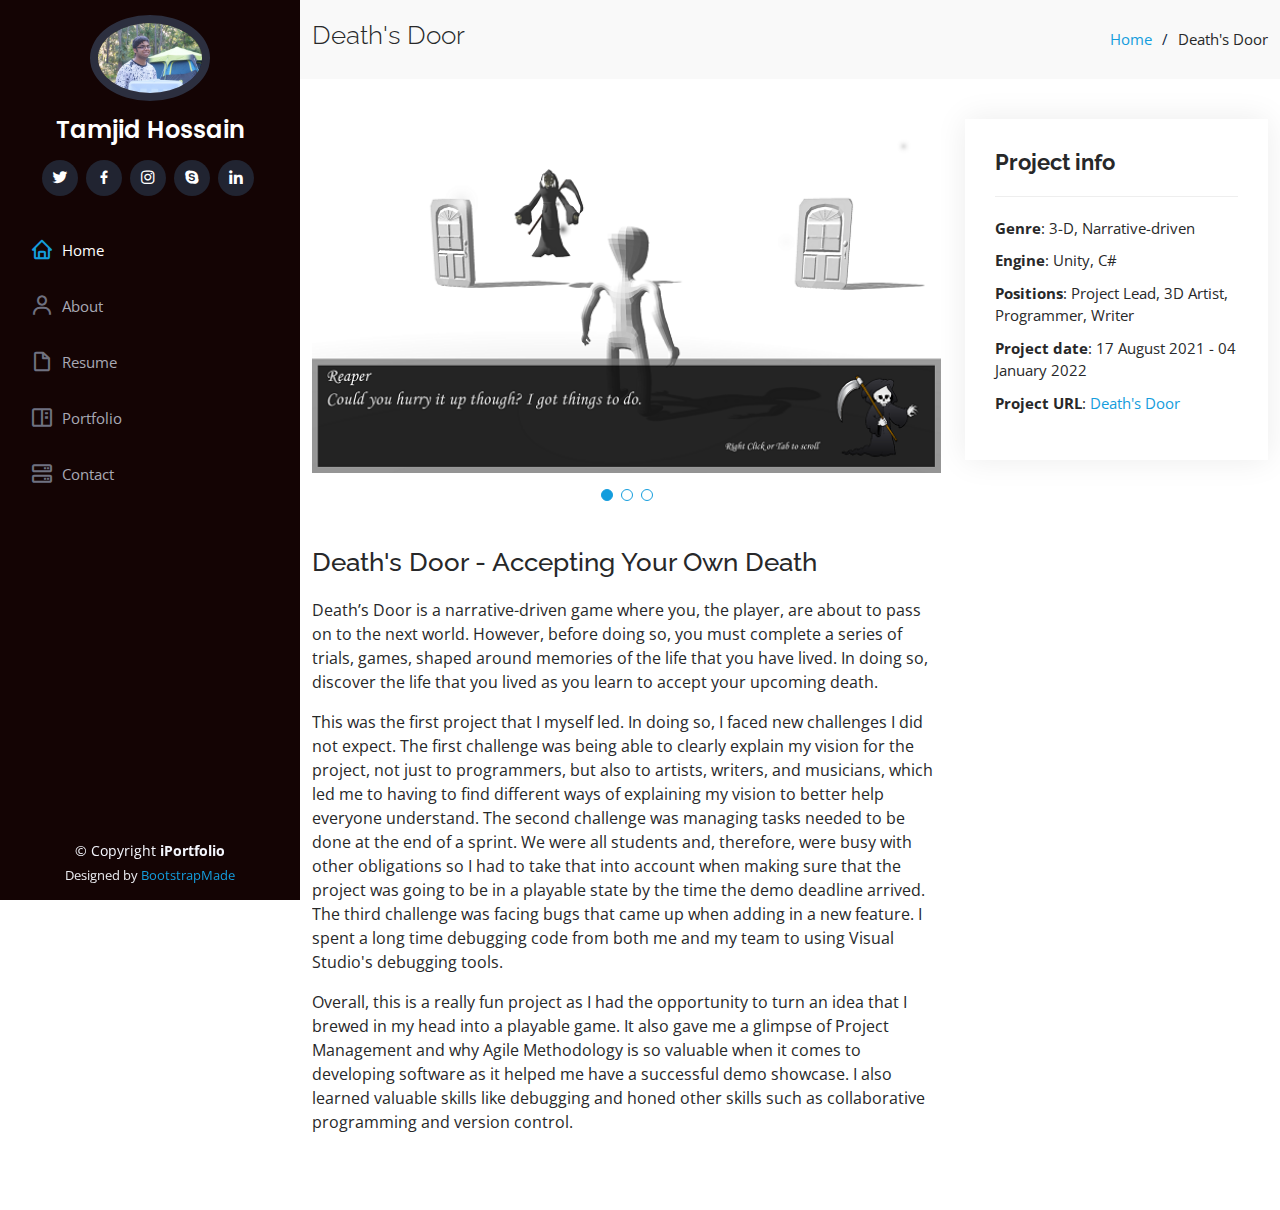
<file: assets/Pages/portfolio-details.html>
<!DOCTYPE html>
<html lang="en">

<head>
  <meta charset="utf-8">
  <meta content="width=device-width, initial-scale=1.0" name="viewport">

  <title>Death's Door</title>
  <meta content="" name="description">
  <meta content="" name="keywords">

  <!-- Favicons -->
  <link href="/assets/img/favicon.png" rel="icon">
  <link href="/assets/img/apple-touch-icon.png" rel="apple-touch-icon">

  <!-- Google Fonts -->
  <link href="https://fonts.googleapis.com/css?family=Open+Sans:300,300i,400,400i,600,600i,700,700i|Raleway:300,300i,400,400i,500,500i,600,600i,700,700i|Poppins:300,300i,400,400i,500,500i,600,600i,700,700i" rel="stylesheet">
    
  <!-- Vendor CSS Files -->
  <link href="/assets/vendor/aos/aos.css" rel="stylesheet">
  <link href="/assets/vendor/bootstrap/css/bootstrap.min.css" rel="stylesheet">
  <link href="/assets/vendor/bootstrap-icons/bootstrap-icons.css" rel="stylesheet">
  <link href="/assets/vendor/boxicons/css/boxicons.min.css" rel="stylesheet">
  <link href="/assets/vendor/glightbox/css/glightbox.min.css" rel="stylesheet">
  <link href="/assets/vendor/swiper/swiper-bundle.min.css" rel="stylesheet">

  <!-- Template Main CSS File -->
  <link href="/assets/css/style.css" rel="stylesheet">

  <!-- =======================================================
  * Template Name: iPortfolio - v3.7.0
  * Template URL: https://bootstrapmade.com/iportfolio-bootstrap-portfolio-websites-template/
  * Author: BootstrapMade.com
  * License: https://bootstrapmade.com/license/
  ======================================================== -->
</head>

<body>

  <!-- ======= Mobile nav toggle button ======= -->
  <i class="bi bi-list mobile-nav-toggle d-xl-none"></i>

  <!-- ======= Header ======= -->
  <header id="header">
    <div class="d-flex flex-column">

      <div class="profile">
        <img src="/assets/img/IMG_1909.JPG" alt="" class="img-fluid rounded-circle">
        <h1 class="text-light"><a href="index.html">Tamjid Hossain</a></h1>
        <div class="social-links mt-3 text-center">
          <a href="#" class="twitter"><i class="bx bxl-twitter"></i></a>
          <a href="#" class="facebook"><i class="bx bxl-facebook"></i></a>
          <a href="#" class="instagram"><i class="bx bxl-instagram"></i></a>
          <a href="#" class="google-plus"><i class="bx bxl-skype"></i></a>
          <a href="https://www.linkedin.com/in/tamjid-hossain-550060192/" class="linkedin"><i class="bx bxl-linkedin"></i></a>
        </div>
      </div>

      <nav id="navbar" class="nav-menu navbar">
        <ul>
          <li><a href="index.html" class="nav-link scrollto active"><i class="bx bx-home"></i> <span>Home</span></a></li>
          <li><a href="#about" class="nav-link scrollto"><i class="bx bx-user"></i> <span>About</span></a></li>
          <li><a href="#resume" class="nav-link scrollto"><i class="bx bx-file-blank"></i> <span>Resume</span></a></li>
          <li><a href="#portfolio" class="nav-link scrollto"><i class="bx bx-book-content"></i> <span>Portfolio</span></a></li>
          <li><a href="#services" class="nav-link scrollto"><i class="bx bx-server"></i> <span>Contact</span></a></li>
        </ul>
      </nav><!-- .nav-menu -->
    </div>
  </header><!-- End Header -->

  <main id="main">

    <!-- ======= Breadcrumbs ======= -->
    <section id="breadcrumbs" class="breadcrumbs">
      <div class="container">

        <div class="d-flex justify-content-between align-items-center">
          <h2>Death's Door</h2>
          <ol>
            <li><a href="index.html">Home</a></li>
            <li>Death's Door</li>
          </ol>
        </div>

      </div>
    </section><!-- End Breadcrumbs -->

    <!-- ======= Portfolio Details Section ======= -->
    <section id="portfolio-details" class="portfolio-details">
      <div class="container">

        <div class="row gy-4">

          <div class="col-lg-8">
            <div class="portfolio-details-slider swiper">
              <div class="swiper-wrapper align-items-center">

                <div class="swiper-slide">
                  <img src="/assets/img/portfolio/DDLobby.png" alt="">
                </div>

                <div class="swiper-slide">
                  <img src="/assets/img/portfolio/DD2.png" alt="">
                </div>

                <div class="swiper-slide">
                  <img src="/assets/img/portfolio/DD3.png" alt="">
                </div>

              </div>
              <div class="swiper-pagination"></div>
                <div class="portfolio-description">
              <h2>Death's Door - Accepting Your Own Death</h2>
              <p>
                  Death’s Door is a narrative-driven game where you, the player, are about to pass on to the next world. However, before doing so, you must complete a series of trials, games, shaped around memories of the life that you have lived. In doing so, discover the life that you lived as you learn to accept your upcoming death.
              </p>
              <p>
                  This was the first project that I myself led. In doing so, I faced  new challenges I did not expect. The first challenge was being able to clearly explain my vision for the project, not just to programmers, but also to artists, writers, and musicians, which led me to having to find different ways of explaining my vision to better help everyone understand. The second challenge was managing tasks needed to be done at the end of a sprint. We were all students and, therefore, were busy with other obligations so I had to take that into account when making sure that the project was going to be in a playable state by the time the demo deadline arrived.  The third challenge was facing bugs that came up when adding in a new feature. I spent a long time debugging code from both me and my team to using Visual Studio's debugging tools.   
              </p>
              <p> 
                  Overall, this is a really fun project as I had the opportunity to turn an idea that I brewed in my head into a playable game. It also gave me a glimpse of Project Management and why Agile Methodology is so valuable when it comes to developing software as it helped me have a successful demo showcase. I also learned valuable skills like debugging and honed other skills such as collaborative programming and version control. 
              </p>
            </div>
            </div>
          </div>

          <div class="col-lg-4">
            <div class="portfolio-info">
              <h3>Project info</h3>
              <ul>
                <li><strong>Genre</strong>: 3-D, Narrative-driven</li>
                <li><strong>Engine</strong>: Unity, C#</li>
                <li><strong>Positions</strong>: Project Lead, 3D Artist, Programmer, Writer</li>
                <li><strong>Project date</strong>: 17 August 2021 - 04 January 2022</li>
                <li><strong>Project URL</strong>: <a href="https://tamjidz.itch.io/deaths-door" target="_blank">Death's Door </a></li>
              </ul>
            </div>
          </div>

        </div>

      </div>
    </section><!-- End Portfolio Details Section -->

  </main><!-- End #main -->

  <!-- ======= Footer ======= -->
  <footer id="footer">
    <div class="container">
      <div class="copyright">
        &copy; Copyright <strong><span>iPortfolio</span></strong>
      </div>
      <div class="credits">
        <!-- All the links in the footer should remain intact. -->
        <!-- You can delete the links only if you purchased the pro version. -->
        <!-- Licensing information: https://bootstrapmade.com/license/ -->
        <!-- Purchase the pro version with working PHP/AJAX contact form: https://bootstrapmade.com/iportfolio-bootstrap-portfolio-websites-template/ -->
        Designed by <a href="https://bootstrapmade.com/">BootstrapMade</a>
      </div>
    </div>
  </footer><!-- End  Footer -->

  <a href="#" class="back-to-top d-flex align-items-center justify-content-center"><i class="bi bi-arrow-up-short"></i></a>

  <!-- Vendor JS Files -->
  <script src="/assets/vendor/purecounter/purecounter.js"></script>
  <script src="/assets/vendor/aos/aos.js"></script>
  <script src="/assets/vendor/bootstrap/js/bootstrap.bundle.min.js"></script>
  <script src="/assets/vendor/glightbox/js/glightbox.min.js"></script>
  <script src="/assets/vendor/isotope-layout/isotope.pkgd.min.js"></script>
  <script src="/assets/vendor/swiper/swiper-bundle.min.js"></script>
  <script src="/assets/vendor/typed.js/typed.min.js"></script>
  <script src="/assets/vendor/waypoints/noframework.waypoints.js"></script>
  <script src="/assets/vendor/php-email-form/validate.js"></script>

  <!-- Template Main JS File -->
  <script src="/assets/js/main.js"></script>

</body>

</html>
</file>
<file: assets/css/style.css>
/**
* Template Name: iPortfolio - v3.7.0
* Template URL: https://bootstrapmade.com/iportfolio-bootstrap-portfolio-websites-template/
* Author: BootstrapMade.com
* License: https://bootstrapmade.com/license/
*/

/*--------------------------------------------------------------
# General
--------------------------------------------------------------*/
body {
  font-family: "Open Sans", sans-serif;
  color: #272829;
}

a {
  color: #149ddd;
  text-decoration: none;
}

a:hover {
  color: #37b3ed;
  text-decoration: none;
}

h1, h2, h3, h4, h5, h6 {
  font-family: "Raleway", sans-serif;
}

/*--------------------------------------------------------------
# Back to top button
--------------------------------------------------------------*/
.back-to-top {
  position: fixed;
  visibility: hidden;
  opacity: 0;
  right: 15px;
  bottom: 15px;
  z-index: 996;
  background: #149ddd;
  width: 40px;
  height: 40px;
  border-radius: 50px;
  transition: all 0.4s;
}
.back-to-top i {
  font-size: 28px;
  color: #fff;
  line-height: 0;
}
.back-to-top:hover {
  background: #2eafec;
  color: #fff;
}
.back-to-top.active {
  visibility: visible;
  opacity: 1;
}

/*--------------------------------------------------------------
# Header
--------------------------------------------------------------*/
#header {
  position: fixed;
  top: 0;
  left: 0;
  bottom: 0;
  width: 300px;
  transition: all ease-in-out 0.5s;
  z-index: 9997;
  transition: all 0.5s;
  padding: 0 15px;
/*  background: #040b14;*/
    background: #140404;
  overflow-y: auto;
}
#header .profile img {
  margin: 15px auto;
  display: block;
  width: 120px;
  border: 8px solid #2c2f3f;
}
#header .profile h1 {
  font-size: 24px;
  margin: 0;
  padding: 0;
  font-weight: 600;
  -moz-text-align-last: center;
  text-align-last: center;
  font-family: "Poppins", sans-serif;
}
#header .profile h1 a, #header .profile h1 a:hover {
  color: #fff;
  text-decoration: none;
}
#header .profile .social-links a {
  font-size: 18px;
  display: inline-block;
  background: #212431;
  color: #fff;
  line-height: 1;
  padding: 8px 0;
  margin-right: 4px;
  border-radius: 50%;
  text-align: center;
  width: 36px;
  height: 36px;
  transition: 0.3s;
}
#header .profile .social-links a:hover {
  background: #149ddd;
  color: #fff;
  text-decoration: none;
}
#header .profile .social-links a.linkedin:hover {
	background: #007BB5;
  color: #fff;
  text-decoration: none;
}
#header .profile .social-links a.github:hover {
	background: #5f467e;
  color: #fff;
  text-decoration: none;
}
#header .profile .social-links a.twitter:hover {
	background: #1DA1F2;
  color: #fff;
  text-decoration: none;
}

#main {
  margin-left: 300px;
}

@media (max-width: 1199px) {
  #header {
    left: -300px;
  }

  #main {
    margin-left: 0;
  }
}
/*--------------------------------------------------------------
# Navigation Menu
--------------------------------------------------------------*/
/* Desktop Navigation */
.nav-menu {
  padding: 30px 0 0 0;
}
.nav-menu * {
  margin: 0;
  padding: 0;
  list-style: none;
}
.nav-menu > ul > li {
  position: relative;
  white-space: nowrap;
}
.nav-menu a, .nav-menu a:focus {
  display: flex;
  align-items: center;
  color: #a8a9b4;
  padding: 12px 15px;
  margin-bottom: 8px;
  transition: 0.3s;
  font-size: 15px;
}
.nav-menu a i, .nav-menu a:focus i {
  font-size: 24px;
  padding-right: 8px;
  color: #6f7180;
}
.nav-menu a:hover, .nav-menu .active, .nav-menu .active:focus, .nav-menu li:hover > a {
  text-decoration: none;
  color: #fff;
}
.nav-menu a:hover i, .nav-menu .active i, .nav-menu .active:focus i, .nav-menu li:hover > a i {
  color: #149ddd;
}

/* Mobile Navigation */
.mobile-nav-toggle {
  position: fixed;
  right: 15px;
  top: 15px;
  z-index: 9998;
  border: 0;
  font-size: 24px;
  transition: all 0.4s;
  outline: none !important;
  background-color: #149ddd;
  color: #fff;
  width: 40px;
  height: 40px;
  display: inline-flex;
  align-items: center;
  justify-content: center;
  line-height: 0;
  border-radius: 50px;
  cursor: pointer;
}

.mobile-nav-active {
  overflow: hidden;
}
.mobile-nav-active #header {
  left: 0;
}

/*--------------------------------------------------------------
# Hero Section
--------------------------------------------------------------*/
#hero {
  width: 100%;
  height: 100vh;
  background: url("../img/portfoliobg.png") top center;
  background-size: cover;
}
#hero:before {
  content: "";
  background: rgba(5, 13, 24, 0.3);
  position: absolute;
  bottom: 0;
  top: 0;
  left: 0;
  right: 0;
  z-index: 1;
}
#hero .hero-container {
  position: relative;
  z-index: 2;
  min-width: 300px;
  background-color: #00000020;
  padding: 8px;
}
#hero h1 {
  margin: 0 0 10px 0;
  font-size: 64px;
  font-weight: 700;
  line-height: 56px;
  color: #fff;
}
#hero p {
  color: #fff;
  margin-bottom: 50px;
  font-size: 26px;
  font-family: "Poppins", sans-serif;
}
#hero p span {
  color: #fff;
  padding-bottom: 4px;
  letter-spacing: 1px;
  border-bottom: 3px solid #149ddd;
}
@media (min-width: 1024px) {
  #hero {
    background-attachment: fixed;
  }
}
@media (max-width: 768px) {
  #hero h1 {
    font-size: 28px;
    line-height: 36px;
  }
  #hero h2 {
    font-size: 18px;
    line-height: 24px;
    margin-bottom: 30px;
  }
}

/*--------------------------------------------------------------
# Sections General
--------------------------------------------------------------*/
section {
  padding: 60px 0;
  overflow: hidden;
}

.section-bg {
  background: #f5f8fd;
}

.section-title {
  padding-bottom: 30px;
}
.section-title h2 {
  font-size: 32px;
  font-weight: bold;
  margin-bottom: 20px;
  padding-bottom: 20px;
  position: relative;
  color: #173b6c;
}
.section-title h2::after {
  content: "";
  position: absolute;
  display: block;
  width: 50px;
  height: 3px;
  background: #149ddd;
  bottom: 0;
  left: 0;
}
.section-title p {
  margin-bottom: 0;
}

/*--------------------------------------------------------------
# About
--------------------------------------------------------------*/
.about .content h3 {
  font-weight: 700;
  font-size: 26px;
  color: #173b6c;
}
.about .content ul {
  list-style: none;
  padding: 0;
}
.about .content ul li {
  margin-bottom: 10px;
  display: flex;
  align-items: center;
}
.about .content ul strong {
  margin-right: 10px;
}
.about .content ul i {
  font-size: 16px;
  margin-right: 5px;
  color: #149ddd;
  line-height: 0;
}
.about .content p:last-child {
  margin-bottom: 0;
}

/*--------------------------------------------------------------
# Facts
--------------------------------------------------------------*/
.facts {
  padding-bottom: 30px;
}
.facts .count-box {
  padding: 30px;
  width: 100%;
}
.facts .count-box i {
  display: block;
  font-size: 44px;
  color: #149ddd;
  float: left;
  line-height: 0;
}
.facts .count-box span {
  font-size: 48px;
  line-height: 40px;
  display: block;
  font-weight: 700;
  color: #050d18;
  margin-left: 60px;
}
.facts .count-box p {
  padding: 15px 0 0 0;
  margin: 0 0 0 60px;
  font-family: "Raleway", sans-serif;
  font-size: 14px;
  color: #122f57;
}
.facts .count-box a {
  font-weight: 600;
  display: block;
  margin-top: 20px;
  color: #122f57;
  font-size: 15px;
  font-family: "Poppins", sans-serif;
  transition: ease-in-out 0.3s;
}
.facts .count-box a:hover {
  color: #1f5297;
}

/*--------------------------------------------------------------
# Akills
--------------------------------------------------------------*/
.skills .progress {
  height: 60px;
  display: block;
  background: none;
  border-radius: 0;
}
.skills .progress .skill {
  padding: 0;
  margin: 0 0 6px 0;
  text-transform: uppercase;
  display: block;
  font-weight: 600;
  font-family: "Poppins", sans-serif;
  color: #050d18;
}
.skills .progress .skill .val {
  float: right;
  font-style: normal;
}
.skills .progress-bar-wrap {
  background: #dce8f8;
  height: 10px;
}
.skills .progress-bar {
  width: 1px;
  height: 10px;
  transition: 0.9s;
  background-color: #149ddd;
}

/*--------------------------------------------------------------
# Resume
--------------------------------------------------------------*/
.resume .resume-title {
  font-size: 26px;
  font-weight: 700;
  margin-top: 20px;
  margin-bottom: 20px;
  color: #050d18;
}
.resume .resume-item {
  padding: 0 0 20px 20px;
  margin-top: -2px;
  border-left: 2px solid #1f5297;
  position: relative;
}
.resume .resume-item h4 {
  line-height: 18px;
  font-size: 18px;
  font-weight: 600;
  text-transform: uppercase;
  font-family: "Poppins", sans-serif;
  color: #050d18;
  margin-bottom: 10px;
}
.resume .resume-item h5 {
  font-size: 16px;
  background: #e4edf9;
  padding: 5px 15px;
  display: inline-block;
  font-weight: 600;
  margin-bottom: 10px;
}
.resume .resume-item ul {
  padding-left: 20px;
}
.resume .resume-item ul li {
  padding-bottom: 10px;
}
.resume .resume-item:last-child {
  padding-bottom: 0;
}
.resume .resume-item::before {
  content: "";
  position: absolute;
  width: 16px;
  height: 16px;
  border-radius: 50px;
  left: -9px;
  top: 0;
  background: #fff;
  border: 2px solid #1f5297;
}

/*--------------------------------------------------------------
# Portfolio
--------------------------------------------------------------*/
.portfolio .portfolio-item {
  margin-bottom: 30px;
}
.portfolio #portfolio-flters {
  padding: 0;
  margin: 0 auto 35px auto;
  list-style: none;
  text-align: center;
  background: #fff;
  border-radius: 50px;
  padding: 2px 15px;
}
.portfolio #portfolio-flters li {
  cursor: pointer;
  display: inline-block;
  padding: 10px 15px 8px 15px;
  font-size: 14px;
  font-weight: 600;
  line-height: 1;
  text-transform: uppercase;
  color: #272829;
  margin-bottom: 5px;
  transition: all 0.3s ease-in-out;
}
.portfolio #portfolio-flters li:hover, .portfolio #portfolio-flters li.filter-active {
  color: #149ddd;
}
.portfolio #portfolio-flters li:last-child {
  margin-right: 0;
}
.portfolio .portfolio-wrap {
  transition: 0.3s;
  position: relative;
  overflow: hidden;
  z-index: 1;
}
.portfolio .portfolio-wrap::before {
  content: "";
  background: rgba(255, 255, 255, 0.5);
  position: absolute;
  left: 0;
  right: 0;
  top: 0;
  bottom: 0;
  transition: all ease-in-out 0.3s;
  z-index: 2;
  opacity: 0;
}
.portfolio .portfolio-wrap .portfolio-links {
  opacity: 1;
  left: 0;
  right: 0;
  bottom: -60px;
  z-index: 3;
  position: absolute;
  transition: all ease-in-out 0.3s;
  display: flex;
  justify-content: center;
}
.portfolio .portfolio-wrap .portfolio-links a {
  color: #fff;
  font-size: 28px;
  text-align: center;
  background: rgba(20, 157, 221, 0.75);
  transition: 0.3s;
  width: 50%;
}
.portfolio .portfolio-wrap .portfolio-links a:hover {
  background: rgba(20, 157, 221, 0.95);
}
.portfolio .portfolio-wrap .portfolio-links a + a {
  border-left: 1px solid #37b3ed;
}
.portfolio .portfolio-wrap:hover::before {
  top: 0;
  left: 0;
  right: 0;
  bottom: 0;
  opacity: 1;
}
.portfolio .portfolio-wrap:hover .portfolio-links {
  opacity: 1;
  bottom: 0;
}

/*--------------------------------------------------------------
# Portfolio Details
--------------------------------------------------------------*/
.portfolio-details {
  padding-top: 40px;
}
.portfolio-details .portfolio-details-slider img {
  width: 100%;
}
.portfolio-details .portfolio-details-slider .swiper-pagination {
  margin-top: 20px;
  position: relative;
}
.portfolio-details .portfolio-details-slider .swiper-pagination .swiper-pagination-bullet {
  width: 12px;
  height: 12px;
  background-color: #fff;
  opacity: 1;
  border: 1px solid #149ddd;
}
.portfolio-details .portfolio-details-slider .swiper-pagination .swiper-pagination-bullet-active {
  background-color: #149ddd;
}
.portfolio-details .portfolio-info {
  padding: 30px;
  box-shadow: 0px 0 30px rgba(5, 13, 24, 0.08);
  right: 0;
  bottom: -70px;
}
.portfolio-details .portfolio-info h3 {
  font-size: 22px;
  font-weight: 700;
  margin-bottom: 20px;
  padding-bottom: 20px;
  border-bottom: 1px solid #eee;
}
.portfolio-details .portfolio-info ul {
  list-style: none;
  padding: 0;
  font-size: 15px;
}
.portfolio-details .portfolio-info ul li + li {
  margin-top: 10px;
}
.portfolio-details .portfolio-description {
  padding-top: 30px;
}
.portfolio-details .portfolio-description h2 {
  font-size: 26px;
  font-weight: 500;
  margin-bottom: 20px;
}
.portfolio-details .portfolio-description p {
  padding: 0;
}

/*--------------------------------------------------------------
# Services
--------------------------------------------------------------*/
.services .icon-box {
  margin-bottom: 20px;
}
.services .icon {
  float: left;
  display: flex;
  align-items: center;
  justify-content: center;
  width: 54px;
  height: 54px;
  background: #149ddd;
  border-radius: 50%;
  transition: 0.5s;
  border: 1px solid #149ddd;
}
.services .icon i {
  color: #fff;
  font-size: 24px;
  line-height: 0;
}
.services .icon-box:hover .icon {
  background: #fff;
}
.services .icon-box:hover .icon i {
  color: #149ddd;
}
.services .title {
  margin-left: 80px;
  font-weight: 700;
  margin-bottom: 15px;
  font-size: 18px;
}
.services .title a {
  color: #343a40;
}
.services .title a:hover {
  color: #149ddd;
}
.services .description {
  margin-left: 80px;
  line-height: 24px;
  font-size: 14px;
}

/*--------------------------------------------------------------
# Testimonials
--------------------------------------------------------------*/
.testimonials .testimonials-carousel, .testimonials .testimonials-slider {
  overflow: hidden;
}
.testimonials .testimonial-item {
  box-sizing: content-box;
  text-align: center;
  min-height: 320px;
}
.testimonials .testimonial-item .testimonial-img {
  width: 90px;
  border-radius: 50%;
  margin: 0 auto;
}
.testimonials .testimonial-item h3 {
  font-size: 18px;
  font-weight: bold;
  margin: 10px 0 5px 0;
  color: #111;
}
.testimonials .testimonial-item h4 {
  font-size: 14px;
  color: #999;
  margin: 0;
}
.testimonials .testimonial-item .quote-icon-left, .testimonials .testimonial-item .quote-icon-right {
  color: #c3e8fa;
  font-size: 26px;
}
.testimonials .testimonial-item .quote-icon-left {
  display: inline-block;
  left: -5px;
  position: relative;
}
.testimonials .testimonial-item .quote-icon-right {
  display: inline-block;
  right: -5px;
  position: relative;
  top: 10px;
}
.testimonials .testimonial-item p {
  font-style: italic;
  margin: 0 15px 15px 15px;
  padding: 20px;
  background: #fff;
  position: relative;
  margin-bottom: 35px;
  border-radius: 6px;
  box-shadow: 0px 2px 15px rgba(0, 0, 0, 0.1);
}
.testimonials .testimonial-item p::after {
  content: "";
  width: 0;
  height: 0;
  border-top: 20px solid #fff;
  border-right: 20px solid transparent;
  border-left: 20px solid transparent;
  position: absolute;
  bottom: -20px;
  left: calc(50% - 20px);
}
.testimonials .swiper-pagination {
  margin-top: 20px;
  position: relative;
}
.testimonials .swiper-pagination .swiper-pagination-bullet {
  width: 12px;
  height: 12px;
  background-color: #fff;
  opacity: 1;
  border: 1px solid #149ddd;
}
.testimonials .swiper-pagination .swiper-pagination-bullet-active {
  background-color: #149ddd;
}

/*--------------------------------------------------------------
# Contact
--------------------------------------------------------------*/
.contact {
  padding-bottom: 130px;
}
.contact .info {
  padding: 30px;
  background: #fff;
  width: 100%;
  box-shadow: 0 0 24px 0 rgba(0, 0, 0, 0.12);
}
.contact .info i {
  font-size: 20px;
  color: #149ddd;
  float: left;
  width: 44px;
  height: 44px;
  background: #dff3fc;
  display: flex;
  justify-content: center;
  align-items: center;
  border-radius: 50px;
  transition: all 0.3s ease-in-out;
}
.contact .info h4 {
  padding: 0 0 0 60px;
  font-size: 22px;
  font-weight: 600;
  margin-bottom: 5px;
  color: #050d18;
}
.contact .info p {
  padding: 0 0 10px 60px;
  margin-bottom: 20px;
  font-size: 14px;
  color: #173b6c;
}
.contact .info .email p {
  padding-top: 5px;
}
.contact .info .social-links {
  padding-left: 60px;
}
.contact .info .social-links a {
  font-size: 18px;
  display: inline-block;
  background: #333;
  color: #fff;
  line-height: 1;
  padding: 8px 0;
  border-radius: 50%;
  text-align: center;
  width: 36px;
  height: 36px;
  transition: 0.3s;
  margin-right: 10px;
}
.contact .info .social-links a:hover {
  background: #149ddd;
  color: #fff;
}

.contact .info .email:hover i, .contact .info .address:hover i, .contact .info .phone:hover i {
  background: #149ddd;
  color: #fff;
}
.contact .php-email-form {
  width: 100%;
  padding: 30px;
  background: #fff;
  box-shadow: 0 0 24px 0 rgba(0, 0, 0, 0.12);
}
.contact .php-email-form .form-group {
  padding-bottom: 8px;
}
.contact .php-email-form .validate {
  display: none;
  color: red;
  margin: 0 0 15px 0;
  font-weight: 400;
  font-size: 13px;
}
.contact .php-email-form .error-message {
  display: none;
  color: #fff;
  background: #ed3c0d;
  text-align: left;
  padding: 15px;
  font-weight: 600;
}
.contact .php-email-form .error-message br + br {
  margin-top: 25px;
}
.contact .php-email-form .sent-message {
  display: none;
  color: #fff;
  background: #18d26e;
  text-align: center;
  padding: 15px;
  font-weight: 600;
}
.contact .php-email-form .loading {
  display: none;
  background: #fff;
  text-align: center;
  padding: 15px;
}
.contact .php-email-form .loading:before {
  content: "";
  display: inline-block;
  border-radius: 50%;
  width: 24px;
  height: 24px;
  margin: 0 10px -6px 0;
  border: 3px solid #18d26e;
  border-top-color: #eee;
  -webkit-animation: animate-loading 1s linear infinite;
  animation: animate-loading 1s linear infinite;
}
.contact .php-email-form .form-group {
  margin-bottom: 15px;
}
.contact .php-email-form label {
  padding-bottom: 8px;
}
.contact .php-email-form input, .contact .php-email-form textarea {
  border-radius: 0;
  box-shadow: none;
  font-size: 14px;
}
.contact .php-email-form input {
  height: 44px;
}
.contact .php-email-form textarea {
  padding: 10px 15px;
}
.contact .php-email-form button[type=submit] {
  background: #149ddd;
  border: 0;
  padding: 10px 24px;
  color: #fff;
  transition: 0.4s;
  border-radius: 4px;
}
.contact .php-email-form button[type=submit]:hover {
  background: #37b3ed;
}
@-webkit-keyframes animate-loading {
  0% {
    transform: rotate(0deg);
  }
  100% {
    transform: rotate(360deg);
  }
}
@keyframes animate-loading {
  0% {
    transform: rotate(0deg);
  }
  100% {
    transform: rotate(360deg);
  }
}

/*--------------------------------------------------------------
# Breadcrumbs
--------------------------------------------------------------*/
.breadcrumbs {
  padding: 20px 0;
  background: #f9f9f9;
}
.breadcrumbs h2 {
  font-size: 26px;
  font-weight: 300;
}
.breadcrumbs ol {
  display: flex;
  flex-wrap: wrap;
  list-style: none;
  padding: 0;
  margin: 0;
  font-size: 15px;
}
.breadcrumbs ol li + li {
  padding-left: 10px;
}
.breadcrumbs ol li + li::before {
  display: inline-block;
  padding-right: 10px;
  color: #0e2442;
  content: "/";
}
@media (max-width: 768px) {
  .breadcrumbs .d-flex {
    display: block !important;
  }
  .breadcrumbs ol {
    display: block;
  }
  .breadcrumbs ol li {
    display: inline-block;
  }
}

/*--------------------------------------------------------------
# Footer
--------------------------------------------------------------*/
#footer {
  padding: 15px;
  color: #f4f6fd;
  font-size: 14px;
  position: fixed;
  left: 0;
  bottom: 0;
  width: 300px;
  z-index: 9999;
  background: ##140404;
}
#footer .copyright {
  text-align: center;
}
#footer .credits {
  padding-top: 5px;
  text-align: center;
  font-size: 13px;
  color: #eaebf0;
}
@media (max-width: 1199px) {
  #footer {
    position: static;
    width: auto;
    padding-right: 20px 15px;
  }
}
</file>
<file: iPortfolio/assets/css/style.css>
/**
* Template Name: iPortfolio - v3.7.0
* Template URL: https://bootstrapmade.com/iportfolio-bootstrap-portfolio-websites-template/
* Author: BootstrapMade.com
* License: https://bootstrapmade.com/license/
*/

/*--------------------------------------------------------------
# General
--------------------------------------------------------------*/
body {
  font-family: "Open Sans", sans-serif;
  color: #272829;
}

a {
  color: #149ddd;
  text-decoration: none;
}

a:hover {
  color: #37b3ed;
  text-decoration: none;
}

h1, h2, h3, h4, h5, h6 {
  font-family: "Raleway", sans-serif;
}

/*--------------------------------------------------------------
# Back to top button
--------------------------------------------------------------*/
.back-to-top {
  position: fixed;
  visibility: hidden;
  opacity: 0;
  right: 15px;
  bottom: 15px;
  z-index: 996;
  background: #149ddd;
  width: 40px;
  height: 40px;
  border-radius: 50px;
  transition: all 0.4s;
}
.back-to-top i {
  font-size: 28px;
  color: #fff;
  line-height: 0;
}
.back-to-top:hover {
  background: #2eafec;
  color: #fff;
}
.back-to-top.active {
  visibility: visible;
  opacity: 1;
}

/*--------------------------------------------------------------
# Header
--------------------------------------------------------------*/
#header {
  position: fixed;
  top: 0;
  left: 0;
  bottom: 0;
  width: 300px;
  transition: all ease-in-out 0.5s;
  z-index: 9997;
  transition: all 0.5s;
  padding: 0 15px;
  background: #040b14;
  overflow-y: auto;
}
#header .profile img {
  margin: 15px auto;
  display: block;
  width: 120px;
  border: 8px solid #2c2f3f;
}
#header .profile h1 {
  font-size: 24px;
  margin: 0;
  padding: 0;
  font-weight: 600;
  -moz-text-align-last: center;
  text-align-last: center;
  font-family: "Poppins", sans-serif;
}
#header .profile h1 a, #header .profile h1 a:hover {
  color: #fff;
  text-decoration: none;
}
#header .profile .social-links a {
  font-size: 18px;
  display: inline-block;
  background: #212431;
  color: #fff;
  line-height: 1;
  padding: 8px 0;
  margin-right: 4px;
  border-radius: 50%;
  text-align: center;
  width: 36px;
  height: 36px;
  transition: 0.3s;
}
#header .profile .social-links a:hover {
  background: #149ddd;
  color: #fff;
  text-decoration: none;
}

#main {
  margin-left: 300px;
}

@media (max-width: 1199px) {
  #header {
    left: -300px;
  }

  #main {
    margin-left: 0;
  }
}
/*--------------------------------------------------------------
# Navigation Menu
--------------------------------------------------------------*/
/* Desktop Navigation */
.nav-menu {
  padding: 30px 0 0 0;
}
.nav-menu * {
  margin: 0;
  padding: 0;
  list-style: none;
}
.nav-menu > ul > li {
  position: relative;
  white-space: nowrap;
}
.nav-menu a, .nav-menu a:focus {
  display: flex;
  align-items: center;
  color: #a8a9b4;
  padding: 12px 15px;
  margin-bottom: 8px;
  transition: 0.3s;
  font-size: 15px;
}
.nav-menu a i, .nav-menu a:focus i {
  font-size: 24px;
  padding-right: 8px;
  color: #6f7180;
}
.nav-menu a:hover, .nav-menu .active, .nav-menu .active:focus, .nav-menu li:hover > a {
  text-decoration: none;
  color: #fff;
}
.nav-menu a:hover i, .nav-menu .active i, .nav-menu .active:focus i, .nav-menu li:hover > a i {
  color: #149ddd;
}

/* Mobile Navigation */
.mobile-nav-toggle {
  position: fixed;
  right: 15px;
  top: 15px;
  z-index: 9998;
  border: 0;
  font-size: 24px;
  transition: all 0.4s;
  outline: none !important;
  background-color: #149ddd;
  color: #fff;
  width: 40px;
  height: 40px;
  display: inline-flex;
  align-items: center;
  justify-content: center;
  line-height: 0;
  border-radius: 50px;
  cursor: pointer;
}

.mobile-nav-active {
  overflow: hidden;
}
.mobile-nav-active #header {
  left: 0;
}

/*--------------------------------------------------------------
# Hero Section
--------------------------------------------------------------*/
#hero {
  width: 100%;
  height: 100vh;
  background: url("../img/laptopbackground2.png") top center;
  background-size: cover;
}
#hero:before {
  content: "";
  background: rgba(5, 13, 24, 0.3);
  position: absolute;
  bottom: 0;
  top: 0;
  left: 0;
  right: 0;
  z-index: 1;
}
#hero .hero-container {
  position: relative;
  z-index: 2;
  min-width: 300px;
  background-color: #00000020;
  padding: 8px;
}
#hero h1 {
  margin: 0 0 10px 0;
  font-size: 64px;
  font-weight: 700;
  line-height: 56px;
  color: #fff;
}
#hero p {
  color: #fff;
  margin-bottom: 50px;
  font-size: 26px;
  font-family: "Poppins", sans-serif;
}
#hero p span {
  color: #fff;
  padding-bottom: 4px;
  letter-spacing: 1px;
  border-bottom: 3px solid #149ddd;
}
@media (min-width: 1024px) {
  #hero {
    background-attachment: fixed;
  }
}
@media (max-width: 768px) {
  #hero h1 {
    font-size: 28px;
    line-height: 36px;
  }
  #hero h2 {
    font-size: 18px;
    line-height: 24px;
    margin-bottom: 30px;
  }
}

/*--------------------------------------------------------------
# Sections General
--------------------------------------------------------------*/
section {
  padding: 60px 0;
  overflow: hidden;
}

.section-bg {
  background: #f5f8fd;
}

.section-title {
  padding-bottom: 30px;
}
.section-title h2 {
  font-size: 32px;
  font-weight: bold;
  margin-bottom: 20px;
  padding-bottom: 20px;
  position: relative;
  color: #173b6c;
}
.section-title h2::after {
  content: "";
  position: absolute;
  display: block;
  width: 50px;
  height: 3px;
  background: #149ddd;
  bottom: 0;
  left: 0;
}
.section-title p {
  margin-bottom: 0;
}

/*--------------------------------------------------------------
# About
--------------------------------------------------------------*/
.about .content h3 {
  font-weight: 700;
  font-size: 26px;
  color: #173b6c;
}
.about .content ul {
  list-style: none;
  padding: 0;
}
.about .content ul li {
  margin-bottom: 20px;
  display: flex;
  align-items: center;
}
.about .content ul strong {
  margin-right: 10px;
}
.about .content ul i {
  font-size: 16px;
  margin-right: 5px;
  color: #149ddd;
  line-height: 0;
}
.about .content p:last-child {
  margin-bottom: 0;
}

/*--------------------------------------------------------------
# Facts
--------------------------------------------------------------*/
.facts {
  padding-bottom: 30px;
}
.facts .count-box {
  padding: 30px;
  width: 100%;
}
.facts .count-box i {
  display: block;
  font-size: 44px;
  color: #149ddd;
  float: left;
  line-height: 0;
}
.facts .count-box span {
  font-size: 48px;
  line-height: 40px;
  display: block;
  font-weight: 700;
  color: #050d18;
  margin-left: 60px;
}
.facts .count-box p {
  padding: 15px 0 0 0;
  margin: 0 0 0 60px;
  font-family: "Raleway", sans-serif;
  font-size: 14px;
  color: #122f57;
}
.facts .count-box a {
  font-weight: 600;
  display: block;
  margin-top: 20px;
  color: #122f57;
  font-size: 15px;
  font-family: "Poppins", sans-serif;
  transition: ease-in-out 0.3s;
}
.facts .count-box a:hover {
  color: #1f5297;
}

/*--------------------------------------------------------------
# Akills
--------------------------------------------------------------*/
.skills .progress {
  height: 60px;
  display: block;
  background: none;
  border-radius: 0;
}
.skills .progress .skill {
  padding: 0;
  margin: 0 0 6px 0;
  text-transform: uppercase;
  display: block;
  font-weight: 600;
  font-family: "Poppins", sans-serif;
  color: #050d18;
}
.skills .progress .skill .val {
  float: right;
  font-style: normal;
}
.skills .progress-bar-wrap {
  background: #dce8f8;
  height: 10px;
}
.skills .progress-bar {
  width: 1px;
  height: 10px;
  transition: 0.9s;
  background-color: #149ddd;
}

/*--------------------------------------------------------------
# Resume
--------------------------------------------------------------*/
.resume .resume-title {
  font-size: 26px;
  font-weight: 700;
  margin-top: 20px;
  margin-bottom: 20px;
  color: #050d18;
}
.resume .resume-item {
  padding: 0 0 20px 20px;
  margin-top: -2px;
  border-left: 2px solid #1f5297;
  position: relative;
}
.resume .resume-item h4 {
  line-height: 18px;
  font-size: 18px;
  font-weight: 600;
  text-transform: uppercase;
  font-family: "Poppins", sans-serif;
  color: #050d18;
  margin-bottom: 10px;
}
.resume .resume-item h5 {
  font-size: 16px;
  background: #e4edf9;
  padding: 5px 15px;
  display: inline-block;
  font-weight: 600;
  margin-bottom: 10px;
}
.resume .resume-item ul {
  padding-left: 20px;
}
.resume .resume-item ul li {
  padding-bottom: 10px;
}
.resume .resume-item:last-child {
  padding-bottom: 0;
}
.resume .resume-item::before {
  content: "";
  position: absolute;
  width: 16px;
  height: 16px;
  border-radius: 50px;
  left: -9px;
  top: 0;
  background: #fff;
  border: 2px solid #1f5297;
}

/*--------------------------------------------------------------
# Portfolio
--------------------------------------------------------------*/
.portfolio .portfolio-item {
  margin-bottom: 30px;
}
.portfolio #portfolio-flters {
  padding: 0;
  margin: 0 auto 35px auto;
  list-style: none;
  text-align: center;
  background: #fff;
  border-radius: 50px;
  padding: 2px 15px;
}
.portfolio #portfolio-flters li {
  cursor: pointer;
  display: inline-block;
  padding: 10px 15px 8px 15px;
  font-size: 14px;
  font-weight: 600;
  line-height: 1;
  text-transform: uppercase;
  color: #272829;
  margin-bottom: 5px;
  transition: all 0.3s ease-in-out;
}
.portfolio #portfolio-flters li:hover, .portfolio #portfolio-flters li.filter-active {
  color: #149ddd;
}
.portfolio #portfolio-flters li:last-child {
  margin-right: 0;
}
.portfolio .portfolio-wrap {
  transition: 0.3s;
  position: relative;
  overflow: hidden;
  z-index: 1;
}
.portfolio .portfolio-wrap::before {
  content: "";
  background: rgba(255, 255, 255, 0.5);
  position: absolute;
  left: 0;
  right: 0;
  top: 0;
  bottom: 0;
  transition: all ease-in-out 0.3s;
  z-index: 2;
  opacity: 0;
}
.portfolio .portfolio-wrap .portfolio-links {
  opacity: 1;
  left: 0;
  right: 0;
  bottom: -60px;
  z-index: 3;
  position: absolute;
  transition: all ease-in-out 0.3s;
  display: flex;
  justify-content: center;
}
.portfolio .portfolio-wrap .portfolio-links a {
  color: #fff;
  font-size: 28px;
  text-align: center;
  background: rgba(20, 157, 221, 0.75);
  transition: 0.3s;
  width: 50%;
}
.portfolio .portfolio-wrap .portfolio-links a:hover {
  background: rgba(20, 157, 221, 0.95);
}
.portfolio .portfolio-wrap .portfolio-links a + a {
  border-left: 1px solid #37b3ed;
}
.portfolio .portfolio-wrap:hover::before {
  top: 0;
  left: 0;
  right: 0;
  bottom: 0;
  opacity: 1;
}
.portfolio .portfolio-wrap:hover .portfolio-links {
  opacity: 1;
  bottom: 0;
}

/*--------------------------------------------------------------
# Portfolio Details
--------------------------------------------------------------*/
.portfolio-details {
  padding-top: 40px;
}
.portfolio-details .portfolio-details-slider img {
  width: 100%;
}
.portfolio-details .portfolio-details-slider .swiper-pagination {
  margin-top: 20px;
  position: relative;
}
.portfolio-details .portfolio-details-slider .swiper-pagination .swiper-pagination-bullet {
  width: 12px;
  height: 12px;
  background-color: #fff;
  opacity: 1;
  border: 1px solid #149ddd;
}
.portfolio-details .portfolio-details-slider .swiper-pagination .swiper-pagination-bullet-active {
  background-color: #149ddd;
}
.portfolio-details .portfolio-info {
  padding: 30px;
  box-shadow: 0px 0 30px rgba(5, 13, 24, 0.08);
}
.portfolio-details .portfolio-info h3 {
  font-size: 22px;
  font-weight: 700;
  margin-bottom: 20px;
  padding-bottom: 20px;
  border-bottom: 1px solid #eee;
}
.portfolio-details .portfolio-info ul {
  list-style: none;
  padding: 0;
  font-size: 15px;
}
.portfolio-details .portfolio-info ul li + li {
  margin-top: 10px;
}
.portfolio-details .portfolio-description {
  padding-top: 30px;
}
.portfolio-details .portfolio-description h2 {
  font-size: 26px;
  font-weight: 700;
  margin-bottom: 20px;
}
.portfolio-details .portfolio-description p {
  padding: 0;
}

/*--------------------------------------------------------------
# Services
--------------------------------------------------------------*/
.services .icon-box {
  margin-bottom: 20px;
}
.services .icon {
  float: left;
  display: flex;
  align-items: center;
  justify-content: center;
  width: 54px;
  height: 54px;
  background: #149ddd;
  border-radius: 50%;
  transition: 0.5s;
  border: 1px solid #149ddd;
}
.services .icon i {
  color: #fff;
  font-size: 24px;
  line-height: 0;
}
.services .icon-box:hover .icon {
  background: #fff;
}
.services .icon-box:hover .icon i {
  color: #149ddd;
}
.services .title {
  margin-left: 80px;
  font-weight: 700;
  margin-bottom: 15px;
  font-size: 18px;
}
.services .title a {
  color: #343a40;
}
.services .title a:hover {
  color: #149ddd;
}
.services .description {
  margin-left: 80px;
  line-height: 24px;
  font-size: 14px;
}

/*--------------------------------------------------------------
# Testimonials
--------------------------------------------------------------*/
.testimonials .testimonials-carousel, .testimonials .testimonials-slider {
  overflow: hidden;
}
.testimonials .testimonial-item {
  box-sizing: content-box;
  text-align: center;
  min-height: 320px;
}
.testimonials .testimonial-item .testimonial-img {
  width: 90px;
  border-radius: 50%;
  margin: 0 auto;
}
.testimonials .testimonial-item h3 {
  font-size: 18px;
  font-weight: bold;
  margin: 10px 0 5px 0;
  color: #111;
}
.testimonials .testimonial-item h4 {
  font-size: 14px;
  color: #999;
  margin: 0;
}
.testimonials .testimonial-item .quote-icon-left, .testimonials .testimonial-item .quote-icon-right {
  color: #c3e8fa;
  font-size: 26px;
}
.testimonials .testimonial-item .quote-icon-left {
  display: inline-block;
  left: -5px;
  position: relative;
}
.testimonials .testimonial-item .quote-icon-right {
  display: inline-block;
  right: -5px;
  position: relative;
  top: 10px;
}
.testimonials .testimonial-item p {
  font-style: italic;
  margin: 0 15px 15px 15px;
  padding: 20px;
  background: #fff;
  position: relative;
  margin-bottom: 35px;
  border-radius: 6px;
  box-shadow: 0px 2px 15px rgba(0, 0, 0, 0.1);
}
.testimonials .testimonial-item p::after {
  content: "";
  width: 0;
  height: 0;
  border-top: 20px solid #fff;
  border-right: 20px solid transparent;
  border-left: 20px solid transparent;
  position: absolute;
  bottom: -20px;
  left: calc(50% - 20px);
}
.testimonials .swiper-pagination {
  margin-top: 20px;
  position: relative;
}
.testimonials .swiper-pagination .swiper-pagination-bullet {
  width: 12px;
  height: 12px;
  background-color: #fff;
  opacity: 1;
  border: 1px solid #149ddd;
}
.testimonials .swiper-pagination .swiper-pagination-bullet-active {
  background-color: #149ddd;
}

/*--------------------------------------------------------------
# Contact
--------------------------------------------------------------*/
.contact {
  padding-bottom: 130px;
}
.contact .info {
  padding: 30px;
  background: #fff;
  width: 100%;
  box-shadow: 0 0 24px 0 rgba(0, 0, 0, 0.12);
}
.contact .info i {
  font-size: 20px;
  color: #149ddd;
  float: left;
  width: 44px;
  height: 44px;
  background: #dff3fc;
  display: flex;
  justify-content: center;
  align-items: center;
  border-radius: 50px;
  transition: all 0.3s ease-in-out;
}
.contact .info h4 {
  padding: 0 0 0 60px;
  font-size: 22px;
  font-weight: 600;
  margin-bottom: 5px;
  color: #050d18;
}
.contact .info p {
  padding: 0 0 10px 60px;
  margin-bottom: 20px;
  font-size: 14px;
  color: #173b6c;
}
.contact .info .email p {
  padding-top: 5px;
}
.contact .info .social-links {
  padding-left: 60px;
}
.contact .info .social-links a {
  font-size: 18px;
  display: inline-block;
  background: #333;
  color: #fff;
  line-height: 1;
  padding: 8px 0;
  border-radius: 50%;
  text-align: center;
  width: 36px;
  height: 36px;
  transition: 0.3s;
  margin-right: 10px;
}
.contact .info .social-links a:hover {
  background: #149ddd;
  color: #fff;
}
.contact .info .email:hover i, .contact .info .address:hover i, .contact .info .phone:hover i {
  background: #149ddd;
  color: #fff;
}
.contact .php-email-form {
  width: 100%;
  padding: 30px;
  background: #fff;
  box-shadow: 0 0 24px 0 rgba(0, 0, 0, 0.12);
}
.contact .php-email-form .form-group {
  padding-bottom: 8px;
}
.contact .php-email-form .validate {
  display: none;
  color: red;
  margin: 0 0 15px 0;
  font-weight: 400;
  font-size: 13px;
}
.contact .php-email-form .error-message {
  display: none;
  color: #fff;
  background: #ed3c0d;
  text-align: left;
  padding: 15px;
  font-weight: 600;
}
.contact .php-email-form .error-message br + br {
  margin-top: 25px;
}
.contact .php-email-form .sent-message {
  display: none;
  color: #fff;
  background: #18d26e;
  text-align: center;
  padding: 15px;
  font-weight: 600;
}
.contact .php-email-form .loading {
  display: none;
  background: #fff;
  text-align: center;
  padding: 15px;
}
.contact .php-email-form .loading:before {
  content: "";
  display: inline-block;
  border-radius: 50%;
  width: 24px;
  height: 24px;
  margin: 0 10px -6px 0;
  border: 3px solid #18d26e;
  border-top-color: #eee;
  -webkit-animation: animate-loading 1s linear infinite;
  animation: animate-loading 1s linear infinite;
}
.contact .php-email-form .form-group {
  margin-bottom: 15px;
}
.contact .php-email-form label {
  padding-bottom: 8px;
}
.contact .php-email-form input, .contact .php-email-form textarea {
  border-radius: 0;
  box-shadow: none;
  font-size: 14px;
}
.contact .php-email-form input {
  height: 44px;
}
.contact .php-email-form textarea {
  padding: 10px 15px;
}
.contact .php-email-form button[type=submit] {
  background: #149ddd;
  border: 0;
  padding: 10px 24px;
  color: #fff;
  transition: 0.4s;
  border-radius: 4px;
}
.contact .php-email-form button[type=submit]:hover {
  background: #37b3ed;
}
@-webkit-keyframes animate-loading {
  0% {
    transform: rotate(0deg);
  }
  100% {
    transform: rotate(360deg);
  }
}
@keyframes animate-loading {
  0% {
    transform: rotate(0deg);
  }
  100% {
    transform: rotate(360deg);
  }
}

/*--------------------------------------------------------------
# Breadcrumbs
--------------------------------------------------------------*/
.breadcrumbs {
  padding: 20px 0;
  background: #f9f9f9;
}
.breadcrumbs h2 {
  font-size: 26px;
  font-weight: 300;
}
.breadcrumbs ol {
  display: flex;
  flex-wrap: wrap;
  list-style: none;
  padding: 0;
  margin: 0;
  font-size: 15px;
}
.breadcrumbs ol li + li {
  padding-left: 10px;
}
.breadcrumbs ol li + li::before {
  display: inline-block;
  padding-right: 10px;
  color: #0e2442;
  content: "/";
}
@media (max-width: 768px) {
  .breadcrumbs .d-flex {
    display: block !important;
  }
  .breadcrumbs ol {
    display: block;
  }
  .breadcrumbs ol li {
    display: inline-block;
  }
}

/*--------------------------------------------------------------
# Footer
--------------------------------------------------------------*/
#footer {
  padding: 15px;
  color: #f4f6fd;
  font-size: 14px;
  position: fixed;
  left: 0;
  bottom: 0;
  width: 300px;
  z-index: 9999;
  background: #040b14;
}
#footer .copyright {
  text-align: center;
}
#footer .credits {
  padding-top: 5px;
  text-align: center;
  font-size: 13px;
  color: #eaebf0;
}
@media (max-width: 1199px) {
  #footer {
    position: static;
    width: auto;
    padding-right: 20px 15px;
  }
}
</file>
